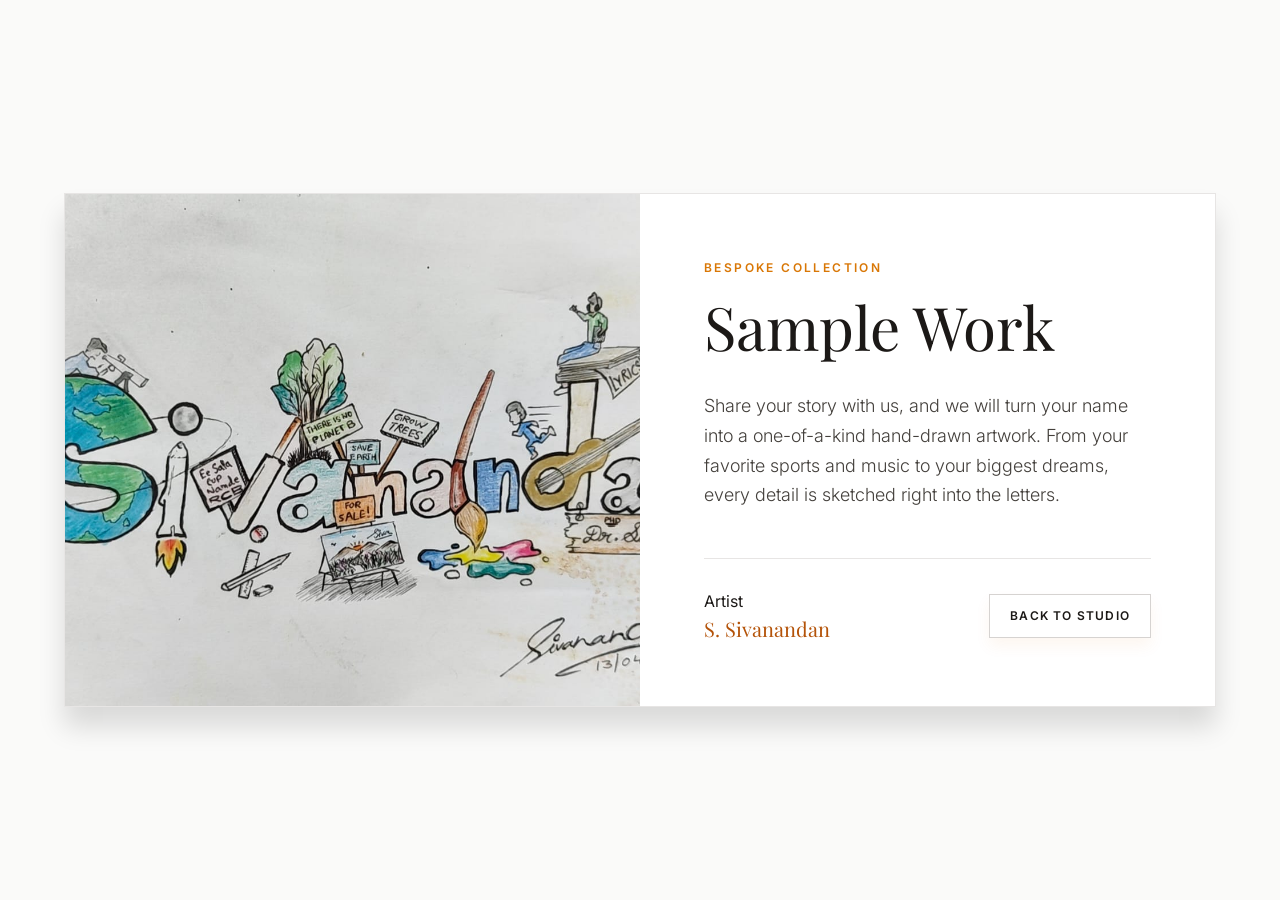
<file: artwork.html>
<!DOCTYPE html><html lang="en"><head><meta charset="UTF-8"><meta name="viewport" content="width=device-width,initial-scale=1"><title>Sample Work | Namachitra Studio</title><link rel="preconnect" href="https://fonts.googleapis.com"><link href="https://fonts.googleapis.com/css2?family=Inter:wght@300;400;500;600&family=Playfair+Display:wght@400;600&display=swap" rel="stylesheet"><link rel="stylesheet" href="/styles.css"></head><body class="artwork-page"><main class="artwork-detail"><div class="detail-image"><img src="/assets/sample-work.jpg" alt="Sample Work — hand-drawn illustrative name artwork"></div><div class="detail-copy"><span class="eyebrow">Bespoke Collection</span><h1>Sample Work</h1><p class="body-copy">Share your story with us, and we will turn your name into a one-of-a-kind hand-drawn artwork. From your favorite sports and music to your biggest dreams, every detail is sketched right into the letters.</p><div class="artist"><div><span class="role">Artist</span><p>S. Sivanandan</p></div><a class="button" href="/">Back to Studio</a></div></div></main></body></html>
</file>
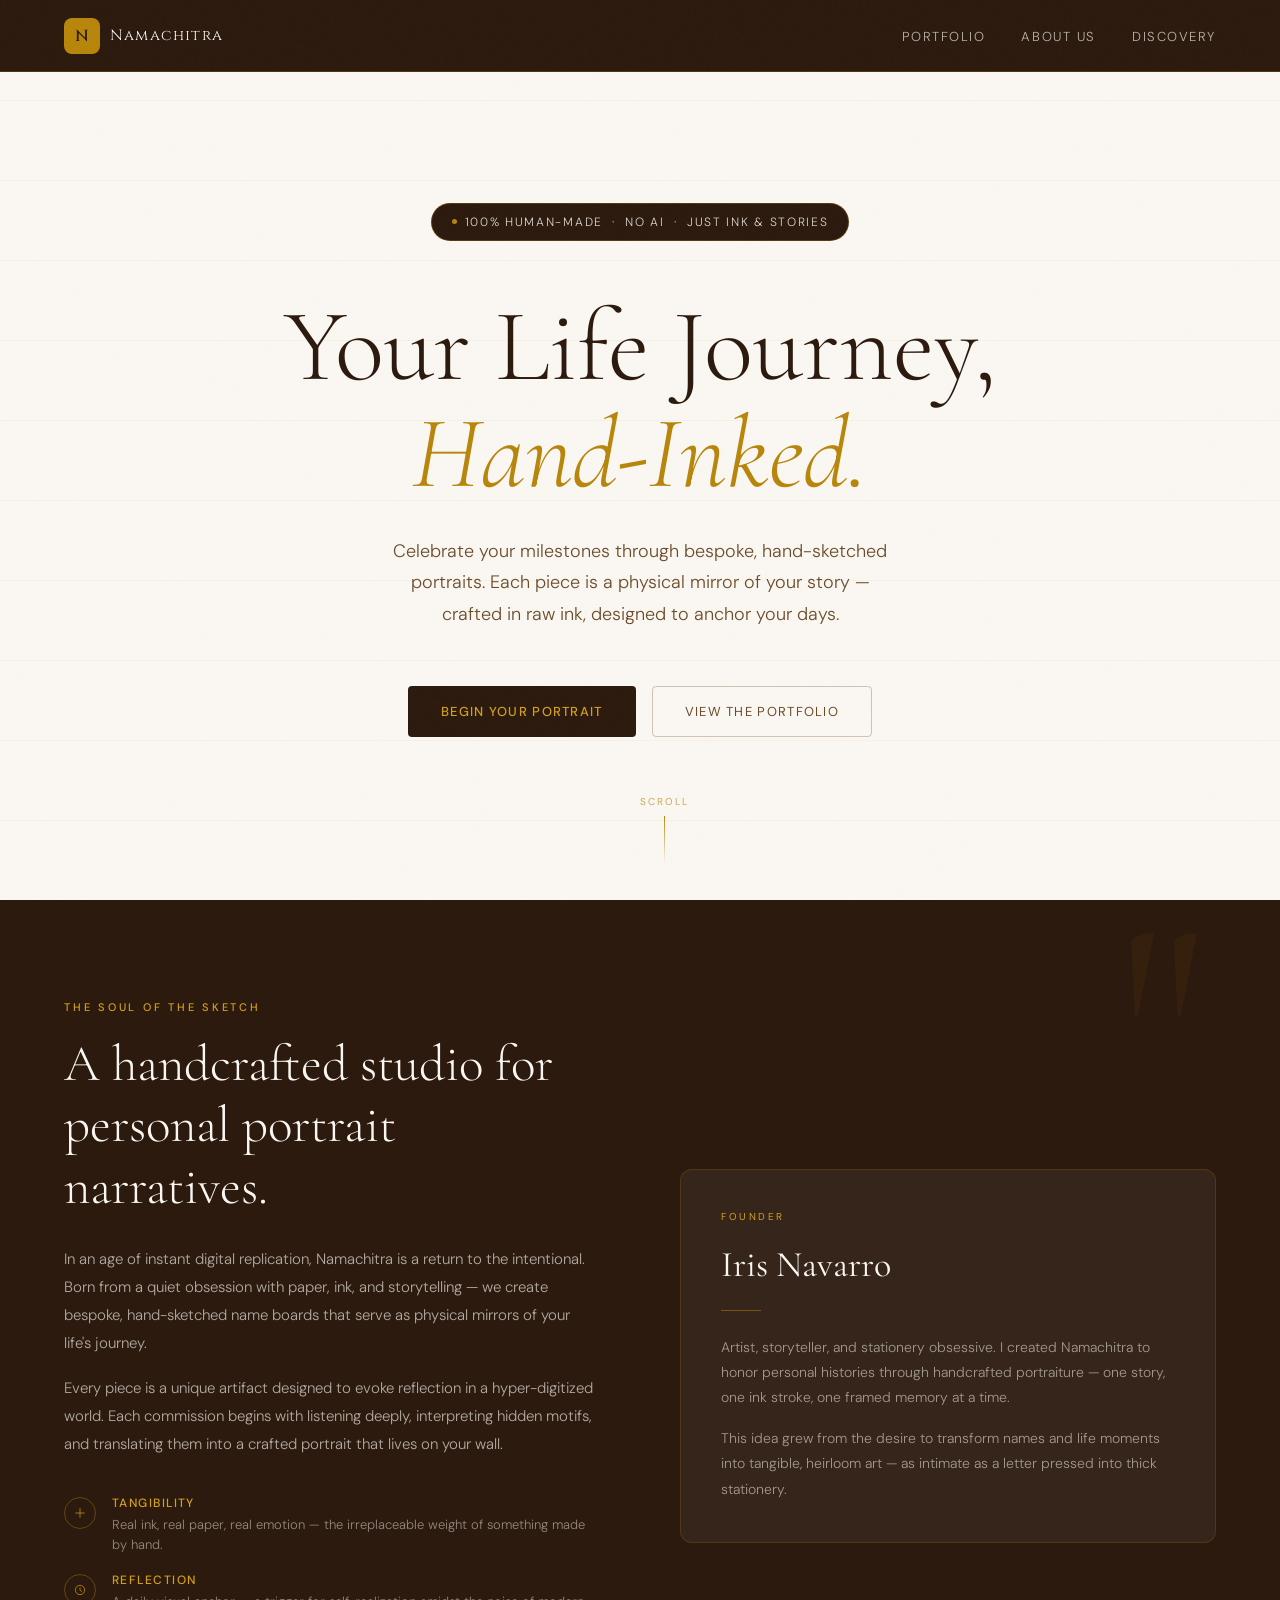
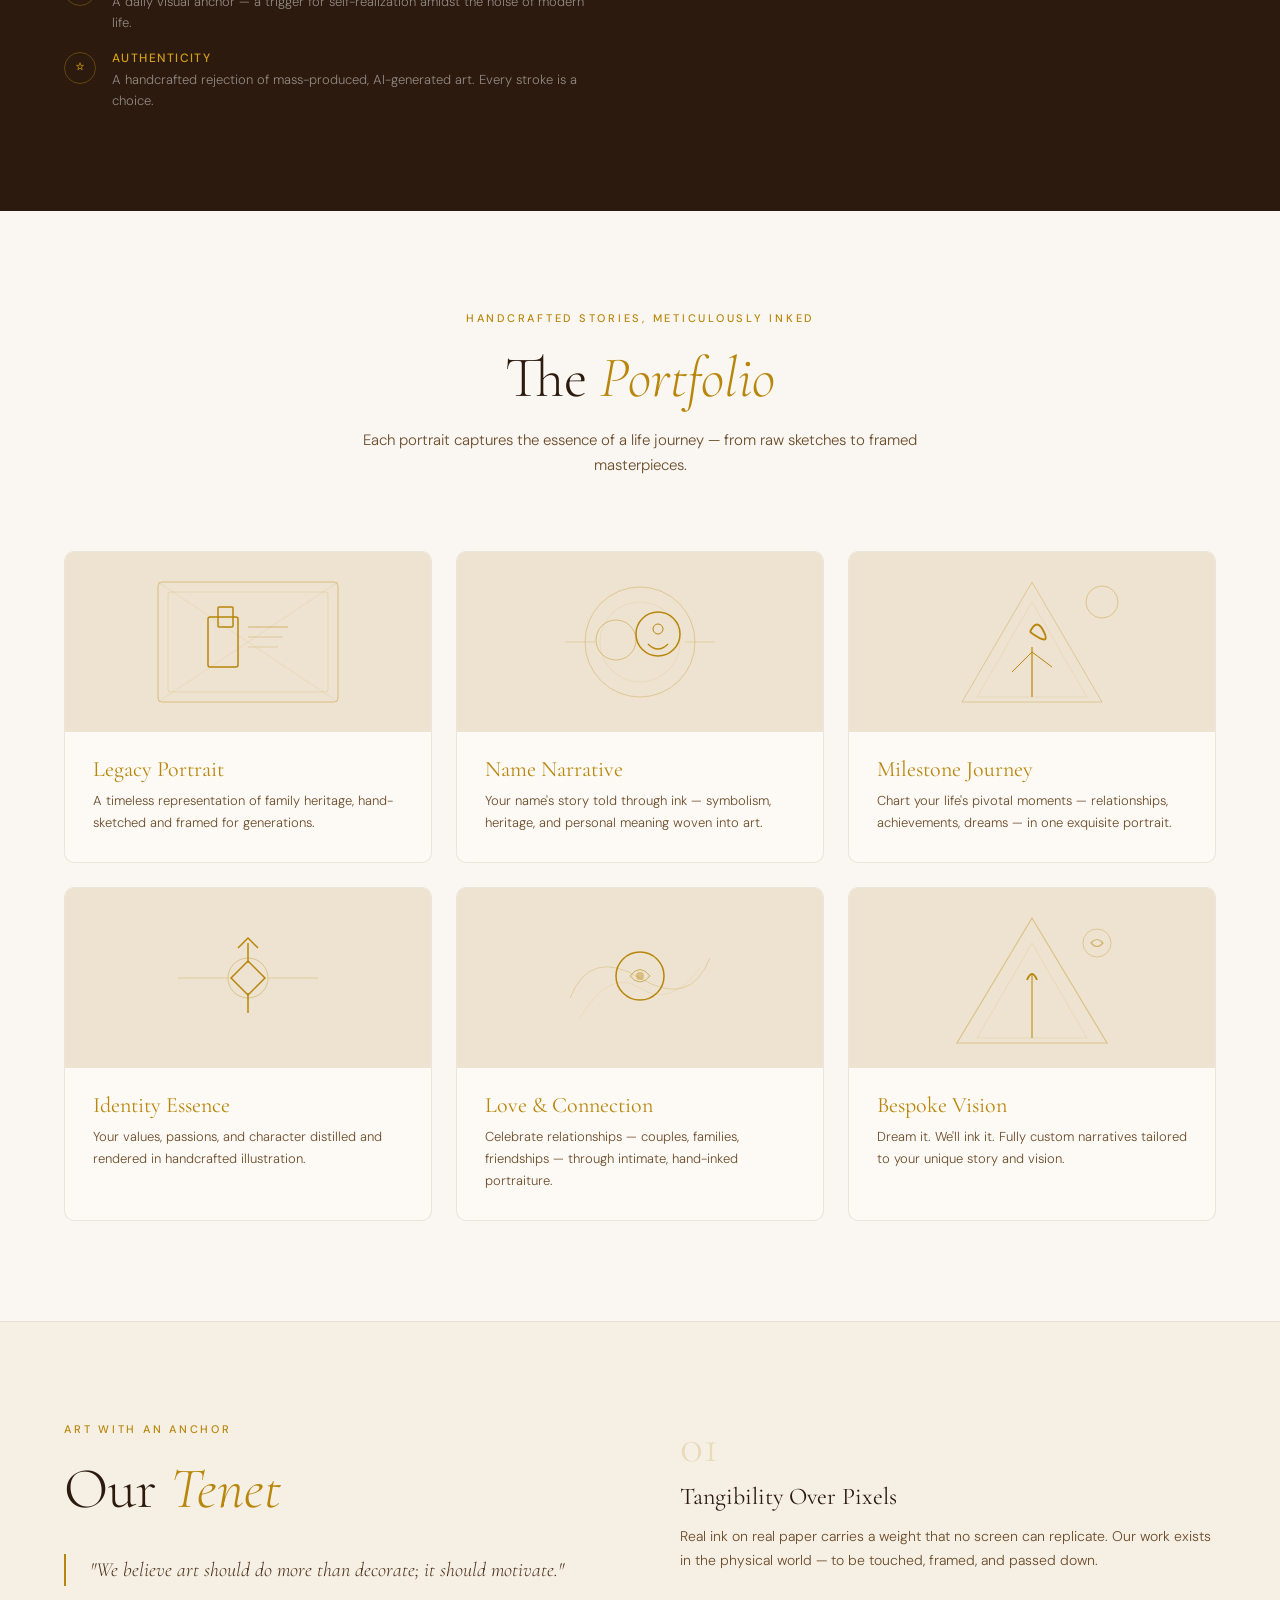
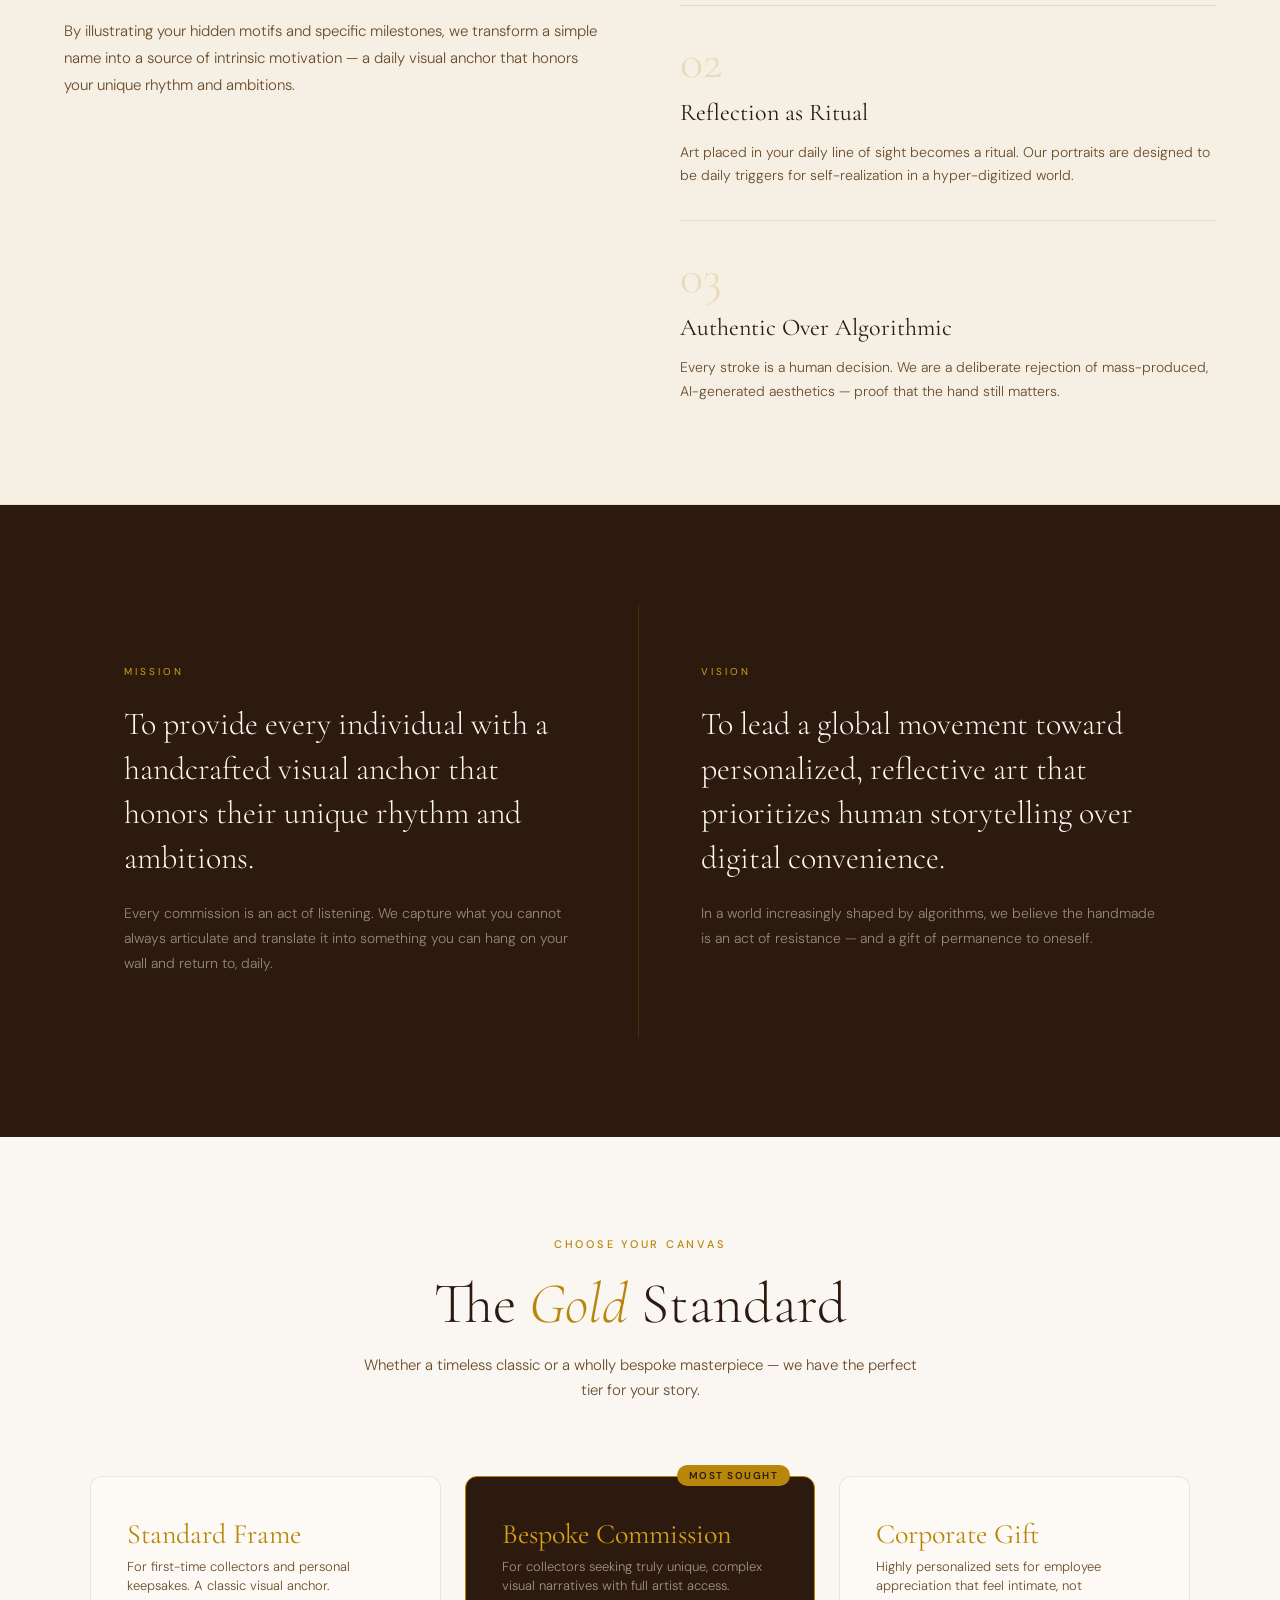
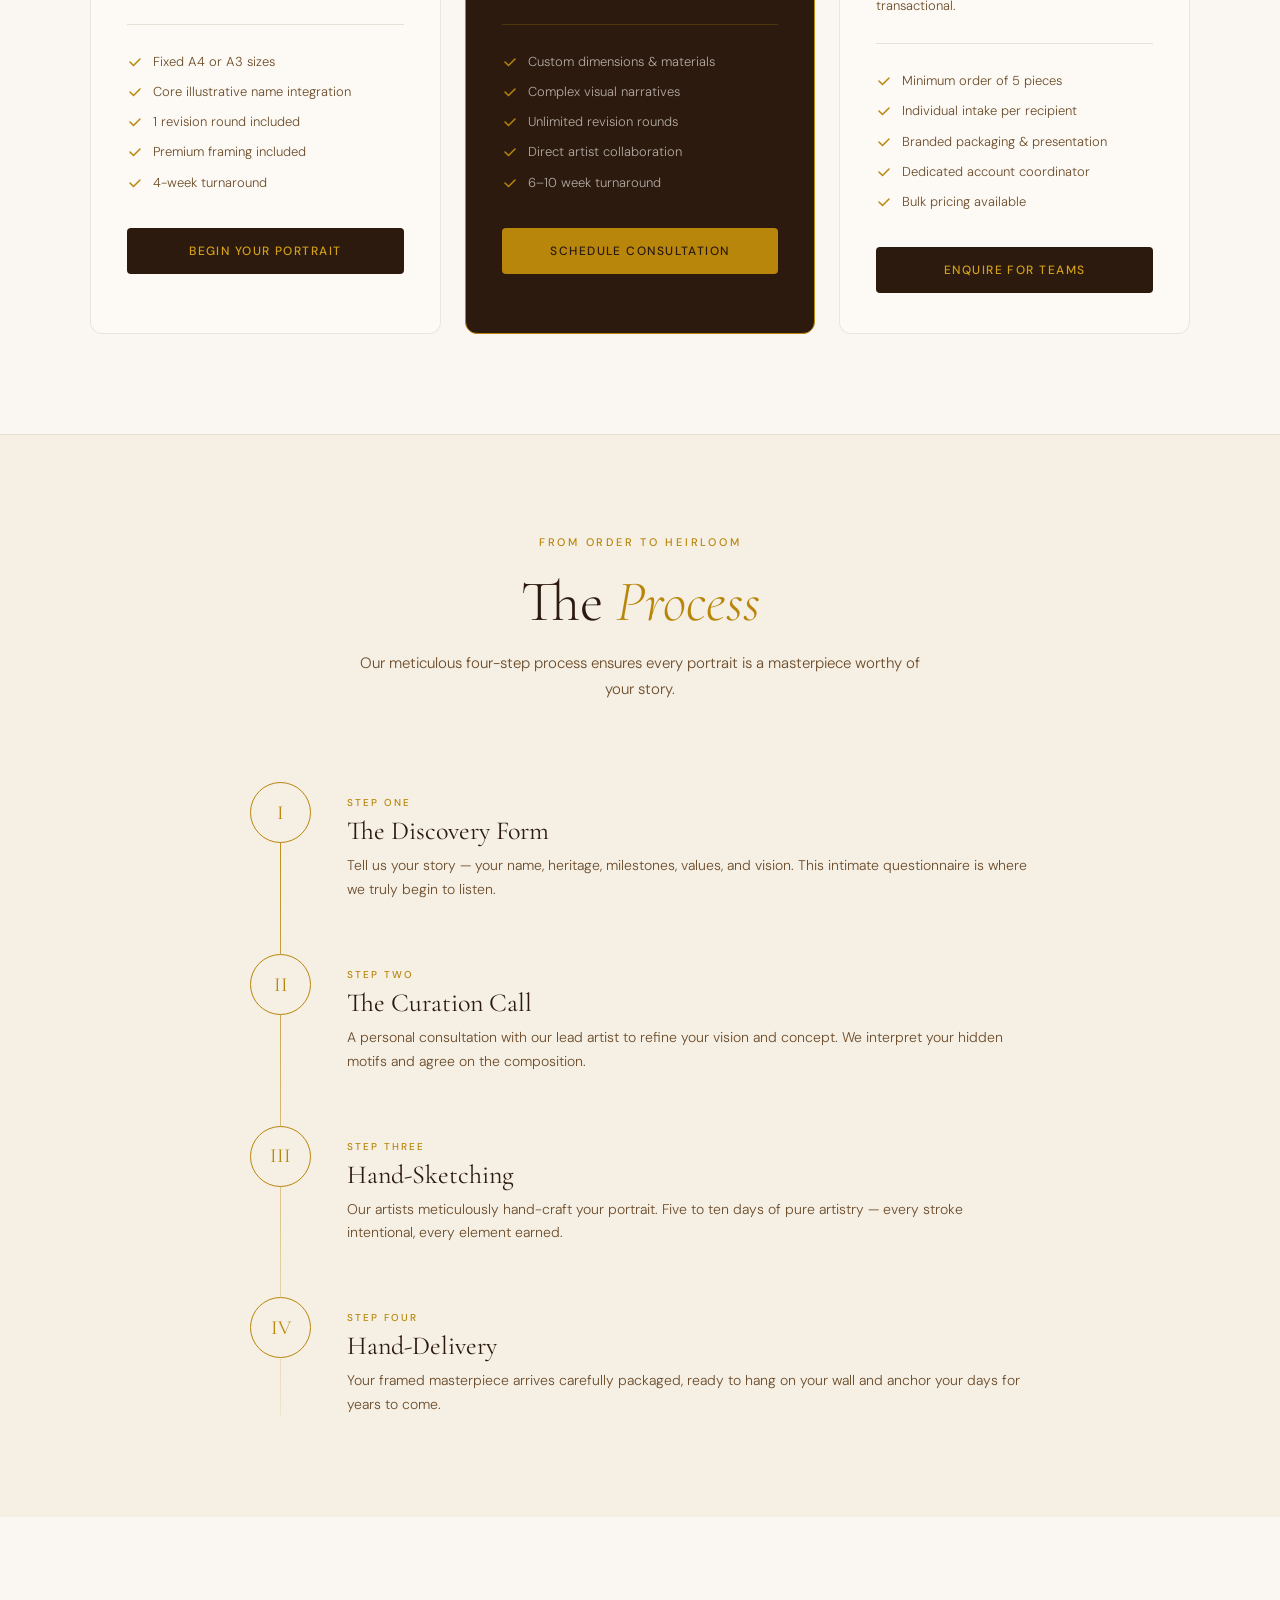
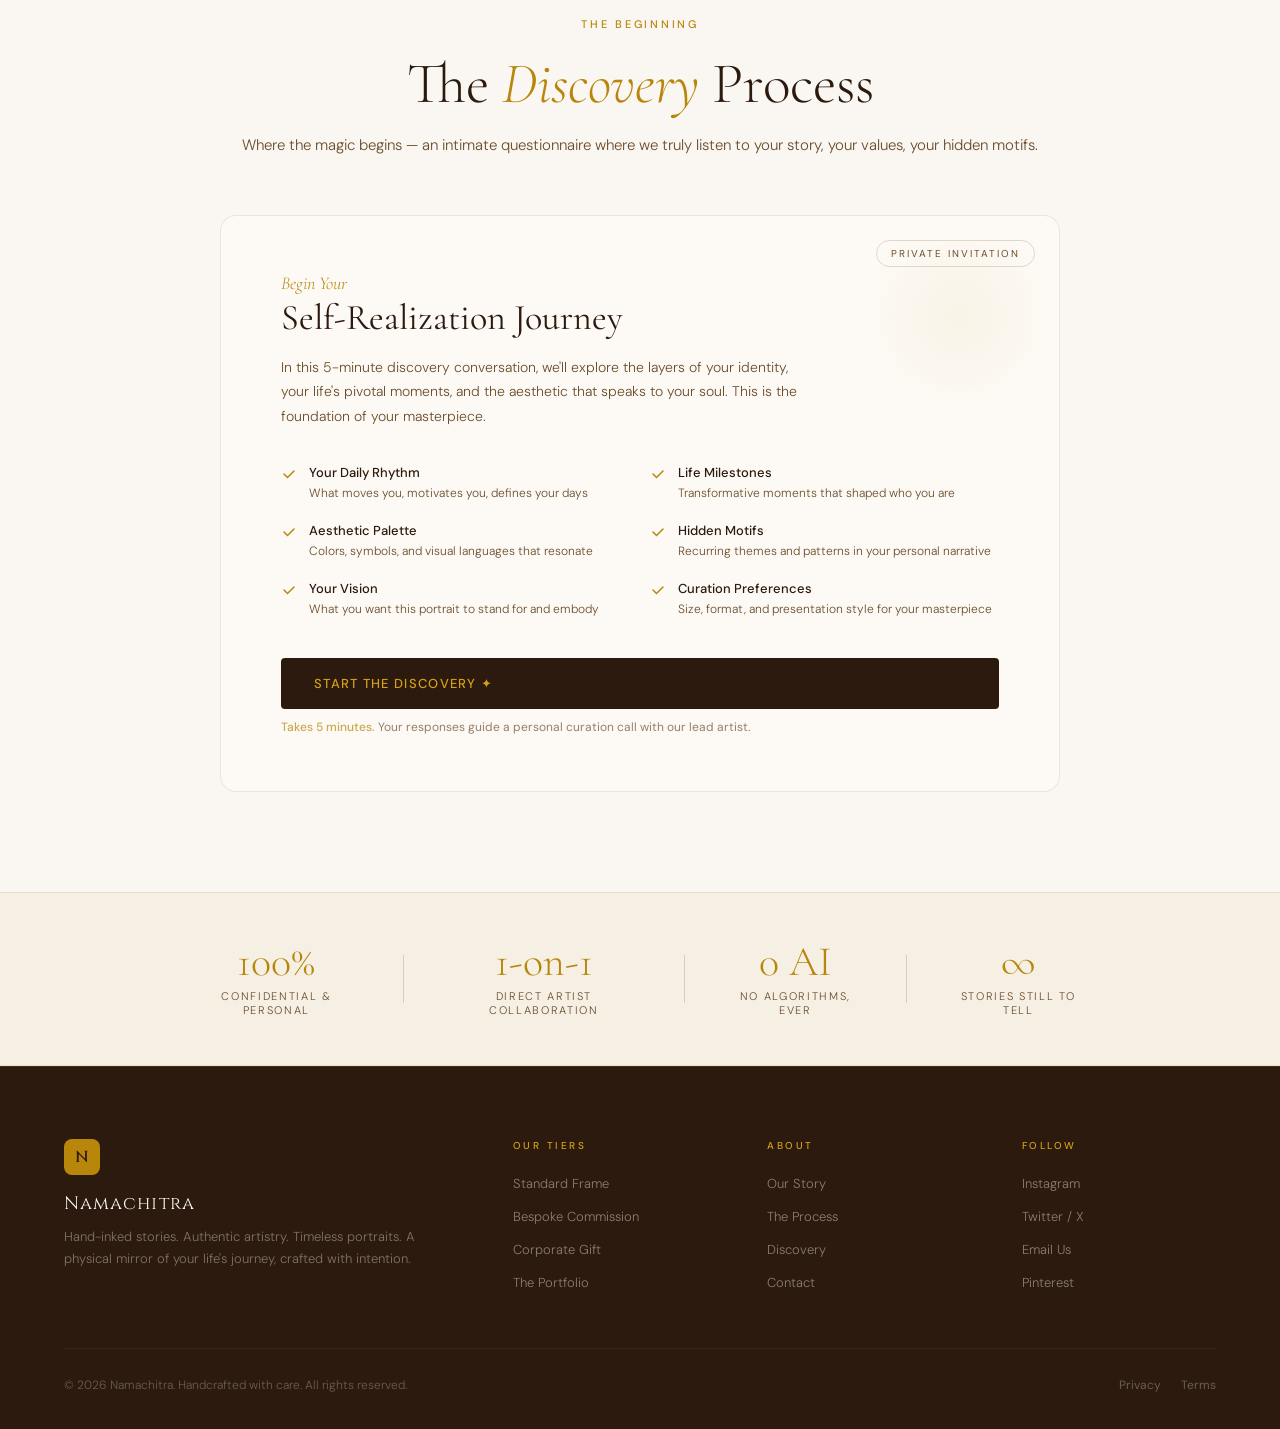
<file: namachitra.html>
<!DOCTYPE html>
<html lang="en">
<head>
<meta charset="UTF-8">
<meta name="viewport" content="width=device-width, initial-scale=1.0">
<title>Namachitra — Hand-Inked Portraits</title>
<link rel="preconnect" href="https://fonts.googleapis.com">
<link href="https://fonts.googleapis.com/css2?family=Cormorant+Garamond:ital,wght@0,300;0,400;0,600;1,300;1,400&family=DM+Sans:wght@300;400;500&family=Cinzel:wght@400;600&display=swap" rel="stylesheet">
<style>
  :root {
    --ink: #2C1A0E;
    --ink-mid: #4A2E1A;
    --parchment: #FAF7F2;
    --parchment-warm: #F5EFE4;
    --parchment-deep: #EDE3D0;
    --gold: #B8860B;
    --gold-light: #D4A017;
    --gold-bright: #C9940E;
    --sepia: #6B4C2A;
    --cream-card: #FDFAF5;
  }

  * { margin: 0; padding: 0; box-sizing: border-box; }

  html { scroll-behavior: smooth; }

  body {
    font-family: 'DM Sans', sans-serif;
    background: var(--parchment);
    color: var(--ink);
    overflow-x: hidden;
  }

  /* NOISE TEXTURE OVERLAY */
  body::before {
    content: '';
    position: fixed;
    inset: 0;
    background-image: url("data:image/svg+xml,%3Csvg viewBox='0 0 256 256' xmlns='http://www.w3.org/2000/svg'%3E%3Cfilter id='noise'%3E%3CfeTurbulence type='fractalNoise' baseFrequency='0.9' numOctaves='4' stitchTiles='stitch'/%3E%3C/filter%3E%3Crect width='100%25' height='100%25' filter='url(%23noise)' opacity='0.035'/%3E%3C/svg%3E");
    pointer-events: none;
    z-index: 1000;
    opacity: 0.4;
  }

  /* NAV */
  nav {
    position: fixed;
    top: 0; left: 0; right: 0;
    z-index: 100;
    display: flex;
    align-items: center;
    justify-content: space-between;
    padding: 0 5%;
    height: 72px;
    background: var(--ink);
    border-bottom: 1px solid rgba(184,134,11,0.25);
  }

  .nav-logo {
    display: flex;
    align-items: center;
    gap: 10px;
    text-decoration: none;
  }

  .nav-logo-mark {
    width: 36px; height: 36px;
    background: var(--gold);
    border-radius: 8px;
    display: flex;
    align-items: center;
    justify-content: center;
    font-family: 'Cinzel', serif;
    font-size: 16px;
    color: var(--ink);
    font-weight: 600;
  }

  .nav-logo-text {
    font-family: 'Cinzel', serif;
    font-size: 15px;
    color: #FAF7F2;
    letter-spacing: 0.08em;
  }

  .nav-links {
    display: flex;
    gap: 36px;
    list-style: none;
  }

  .nav-links a {
    font-size: 13px;
    letter-spacing: 0.12em;
    text-transform: uppercase;
    color: rgba(250,247,242,0.7);
    text-decoration: none;
    transition: color 0.3s;
    font-weight: 300;
  }

  .nav-links a:hover { color: var(--gold-light); }

  /* HERO */
  .hero {
    min-height: 100vh;
    display: flex;
    flex-direction: column;
    align-items: center;
    justify-content: center;
    padding: 120px 5% 80px;
    position: relative;
    text-align: center;
    overflow: hidden;
  }

  .hero-bg-lines {
    position: absolute;
    inset: 0;
    background-image:
      repeating-linear-gradient(0deg, transparent, transparent 79px, rgba(184,134,11,0.06) 79px, rgba(184,134,11,0.06) 80px);
    pointer-events: none;
  }

  .hero-badge {
    display: inline-flex;
    align-items: center;
    gap: 8px;
    background: var(--ink);
    color: rgba(250,247,242,0.85);
    font-size: 12px;
    letter-spacing: 0.14em;
    text-transform: uppercase;
    padding: 10px 20px;
    border-radius: 100px;
    margin-bottom: 52px;
    font-weight: 300;
    border: 1px solid rgba(184,134,11,0.3);
    animation: fadeUp 0.8s ease both;
  }

  .hero-badge-dot {
    width: 5px; height: 5px;
    background: var(--gold);
    border-radius: 50%;
  }

  .hero-headline {
    font-family: 'Cormorant Garamond', serif;
    font-size: clamp(52px, 8vw, 112px);
    font-weight: 300;
    line-height: 1.05;
    color: var(--ink);
    margin-bottom: 28px;
    animation: fadeUp 0.8s 0.15s ease both;
  }

  .hero-headline em {
    font-style: italic;
    color: var(--gold);
  }

  .hero-sub {
    font-size: clamp(15px, 1.8vw, 18px);
    color: var(--sepia);
    max-width: 520px;
    line-height: 1.75;
    font-weight: 300;
    margin-bottom: 56px;
    animation: fadeUp 0.8s 0.3s ease both;
  }

  .hero-actions {
    display: flex;
    gap: 16px;
    flex-wrap: wrap;
    justify-content: center;
    animation: fadeUp 0.8s 0.45s ease both;
  }

  .btn-primary {
    display: inline-flex;
    align-items: center;
    gap: 8px;
    background: var(--ink);
    color: var(--gold-light);
    font-size: 13px;
    letter-spacing: 0.1em;
    text-transform: uppercase;
    padding: 16px 32px;
    border-radius: 4px;
    text-decoration: none;
    font-weight: 500;
    transition: all 0.3s;
    border: 1px solid transparent;
  }

  .btn-primary:hover {
    background: var(--gold);
    color: var(--ink);
  }

  .btn-ghost {
    display: inline-flex;
    align-items: center;
    gap: 8px;
    background: transparent;
    color: var(--sepia);
    font-size: 13px;
    letter-spacing: 0.1em;
    text-transform: uppercase;
    padding: 16px 32px;
    border-radius: 4px;
    text-decoration: none;
    font-weight: 400;
    border: 1px solid rgba(107,76,42,0.3);
    transition: all 0.3s;
  }

  .btn-ghost:hover {
    border-color: var(--gold);
    color: var(--gold);
  }

  .hero-scroll-hint {
    position: absolute;
    bottom: 36px;
    left: 50%;
    transform: translateX(-50%);
    display: flex;
    flex-direction: column;
    align-items: center;
    gap: 8px;
    animation: fadeUp 0.8s 0.6s ease both;
  }

  .scroll-line {
    width: 1px;
    height: 48px;
    background: linear-gradient(to bottom, var(--gold), transparent);
    animation: scrollPulse 2s ease-in-out infinite;
  }

  .scroll-label {
    font-size: 10px;
    letter-spacing: 0.2em;
    text-transform: uppercase;
    color: var(--gold);
    opacity: 0.7;
  }

  /* ABOUT */
  .about {
    background: var(--ink);
    padding: 100px 5%;
    position: relative;
    overflow: hidden;
  }

  .about::before {
    content: '"';
    position: absolute;
    top: -20px;
    right: 6%;
    font-family: 'Cormorant Garamond', serif;
    font-size: 300px;
    color: rgba(184,134,11,0.06);
    line-height: 1;
    pointer-events: none;
  }

  .about-inner {
    max-width: 1200px;
    margin: 0 auto;
    display: grid;
    grid-template-columns: 1fr 1fr;
    gap: 80px;
    align-items: center;
  }

  .section-label {
    font-size: 11px;
    letter-spacing: 0.25em;
    text-transform: uppercase;
    color: var(--gold);
    margin-bottom: 20px;
    font-weight: 500;
  }

  .about .section-label { color: var(--gold-light); }

  .about-headline {
    font-family: 'Cormorant Garamond', serif;
    font-size: clamp(36px, 4vw, 56px);
    font-weight: 300;
    line-height: 1.2;
    color: #FAF7F2;
    margin-bottom: 28px;
  }

  .about-body {
    font-size: 15px;
    line-height: 1.85;
    color: rgba(250,247,242,0.65);
    font-weight: 300;
    margin-bottom: 18px;
  }

  .about-pillars {
    display: flex;
    flex-direction: column;
    gap: 16px;
    margin-top: 36px;
  }

  .pillar {
    display: flex;
    gap: 16px;
    align-items: flex-start;
  }

  .pillar-icon {
    width: 32px;
    height: 32px;
    border: 1px solid rgba(184,134,11,0.4);
    border-radius: 50%;
    display: flex;
    align-items: center;
    justify-content: center;
    flex-shrink: 0;
    margin-top: 2px;
  }

  .pillar-icon svg { width: 14px; height: 14px; }

  .pillar-title {
    font-size: 12px;
    letter-spacing: 0.12em;
    text-transform: uppercase;
    color: var(--gold-light);
    margin-bottom: 4px;
    font-weight: 500;
  }

  .pillar-desc {
    font-size: 13px;
    color: rgba(250,247,242,0.5);
    line-height: 1.6;
    font-weight: 300;
  }

  .about-founder-card {
    background: rgba(250,247,242,0.05);
    border: 1px solid rgba(184,134,11,0.2);
    border-radius: 12px;
    padding: 40px;
    position: relative;
  }

  .founder-tag {
    font-size: 10px;
    letter-spacing: 0.25em;
    text-transform: uppercase;
    color: var(--gold-light);
    margin-bottom: 20px;
    display: block;
  }

  .founder-name {
    font-family: 'Cormorant Garamond', serif;
    font-size: 36px;
    font-weight: 400;
    color: #FAF7F2;
    margin-bottom: 16px;
  }

  .founder-bio {
    font-size: 14px;
    line-height: 1.8;
    color: rgba(250,247,242,0.55);
    font-weight: 300;
  }

  .founder-rule {
    width: 40px;
    height: 1px;
    background: var(--gold);
    margin: 24px 0;
    opacity: 0.5;
  }

  /* PORTFOLIO */
  .portfolio {
    padding: 100px 5%;
    background: var(--parchment);
  }

  .portfolio-header {
    text-align: center;
    max-width: 600px;
    margin: 0 auto 72px;
  }

  .section-headline {
    font-family: 'Cormorant Garamond', serif;
    font-size: clamp(36px, 4.5vw, 60px);
    font-weight: 300;
    line-height: 1.15;
    color: var(--ink);
    margin-bottom: 16px;
  }

  .section-headline em { color: var(--gold); font-style: italic; }

  .section-sub {
    font-size: 15px;
    color: var(--sepia);
    line-height: 1.7;
    font-weight: 300;
  }

  .portfolio-grid {
    max-width: 1200px;
    margin: 0 auto;
    display: grid;
    grid-template-columns: repeat(3, 1fr);
    gap: 24px;
  }

  .portfolio-card {
    background: var(--cream-card);
    border: 1px solid rgba(107,76,42,0.12);
    border-radius: 10px;
    overflow: hidden;
    transition: transform 0.3s, box-shadow 0.3s;
    cursor: default;
  }

  .portfolio-card:hover {
    transform: translateY(-4px);
    box-shadow: 0 20px 48px rgba(44,26,14,0.1);
  }

  .portfolio-card-art {
    height: 180px;
    background: var(--parchment-deep);
    display: flex;
    align-items: center;
    justify-content: center;
    position: relative;
    overflow: hidden;
  }

  .card-svg {
    width: 100%;
    height: 100%;
  }

  .portfolio-card-body {
    padding: 24px 28px 28px;
  }

  .card-title {
    font-family: 'Cormorant Garamond', serif;
    font-size: 22px;
    font-weight: 400;
    color: var(--gold);
    margin-bottom: 8px;
  }

  .card-desc {
    font-size: 13px;
    line-height: 1.7;
    color: var(--sepia);
    font-weight: 300;
  }

  /* TENETS */
  .tenets {
    background: var(--parchment-warm);
    padding: 100px 5%;
    border-top: 1px solid rgba(107,76,42,0.1);
    border-bottom: 1px solid rgba(107,76,42,0.1);
  }

  .tenets-inner {
    max-width: 1200px;
    margin: 0 auto;
    display: grid;
    grid-template-columns: 1fr 1fr;
    gap: 80px;
    align-items: start;
  }

  .tenets-left .section-headline {
    margin-bottom: 24px;
  }

  .tenets-quote {
    font-family: 'Cormorant Garamond', serif;
    font-size: 20px;
    font-style: italic;
    color: var(--ink-mid);
    line-height: 1.6;
    border-left: 2px solid var(--gold);
    padding-left: 24px;
    margin: 32px 0;
    font-weight: 300;
  }

  .tenets-body {
    font-size: 15px;
    color: var(--sepia);
    line-height: 1.8;
    font-weight: 300;
  }

  .tenets-pillars {
    display: flex;
    flex-direction: column;
    gap: 32px;
  }

  .tenet-item {
    display: flex;
    flex-direction: column;
    gap: 8px;
    padding-bottom: 32px;
    border-bottom: 1px solid rgba(107,76,42,0.12);
  }

  .tenet-item:last-child {
    border-bottom: none;
    padding-bottom: 0;
  }

  .tenet-number {
    font-family: 'Cormorant Garamond', serif;
    font-size: 48px;
    font-weight: 300;
    color: rgba(184,134,11,0.2);
    line-height: 1;
    margin-bottom: 4px;
  }

  .tenet-title {
    font-family: 'Cormorant Garamond', serif;
    font-size: 24px;
    font-weight: 400;
    color: var(--ink);
    margin-bottom: 6px;
  }

  .tenet-desc {
    font-size: 14px;
    color: var(--sepia);
    line-height: 1.7;
    font-weight: 300;
  }

  /* VISION MISSION */
  .vision-mission {
    background: var(--ink);
    padding: 100px 5%;
  }

  .vm-inner {
    max-width: 1200px;
    margin: 0 auto;
    display: grid;
    grid-template-columns: 1fr 1fr;
    gap: 2px;
  }

  .vm-card {
    padding: 60px;
    position: relative;
  }

  .vm-card:first-child {
    border-right: 1px solid rgba(184,134,11,0.2);
  }

  .vm-type {
    font-size: 10px;
    letter-spacing: 0.3em;
    text-transform: uppercase;
    color: var(--gold-light);
    margin-bottom: 24px;
    display: block;
  }

  .vm-headline {
    font-family: 'Cormorant Garamond', serif;
    font-size: 32px;
    font-weight: 300;
    color: #FAF7F2;
    line-height: 1.4;
    margin-bottom: 20px;
  }

  .vm-body {
    font-size: 14px;
    color: rgba(250,247,242,0.5);
    line-height: 1.8;
    font-weight: 300;
  }

  /* TIERS / PRICING */
  .tiers {
    padding: 100px 5%;
    background: var(--parchment);
  }

  .tiers-header {
    text-align: center;
    max-width: 560px;
    margin: 0 auto 72px;
  }

  .tiers-grid {
    max-width: 1100px;
    margin: 0 auto;
    display: grid;
    grid-template-columns: repeat(3, 1fr);
    gap: 24px;
  }

  .tier-card {
    background: var(--cream-card);
    border: 1px solid rgba(107,76,42,0.12);
    border-radius: 12px;
    padding: 40px 36px;
    position: relative;
    transition: transform 0.3s, box-shadow 0.3s;
  }

  .tier-card:hover {
    transform: translateY(-4px);
    box-shadow: 0 20px 48px rgba(44,26,14,0.1);
  }

  .tier-card.featured {
    background: var(--ink);
    border-color: var(--gold);
  }

  .tier-badge {
    position: absolute;
    top: -12px;
    right: 24px;
    background: var(--gold);
    color: var(--ink);
    font-size: 10px;
    letter-spacing: 0.15em;
    text-transform: uppercase;
    padding: 4px 12px;
    border-radius: 100px;
    font-weight: 600;
  }

  .tier-name {
    font-family: 'Cormorant Garamond', serif;
    font-size: 28px;
    font-weight: 400;
    color: var(--gold);
    margin-bottom: 6px;
  }

  .tier-card.featured .tier-name { color: var(--gold-light); }

  .tier-tagline {
    font-size: 13px;
    color: var(--sepia);
    font-weight: 300;
    margin-bottom: 28px;
    line-height: 1.5;
  }

  .tier-card.featured .tier-tagline { color: rgba(250,247,242,0.55); }

  .tier-rule {
    height: 1px;
    background: rgba(107,76,42,0.15);
    margin-bottom: 28px;
  }

  .tier-card.featured .tier-rule { background: rgba(184,134,11,0.25); }

  .tier-features {
    list-style: none;
    display: flex;
    flex-direction: column;
    gap: 12px;
    margin-bottom: 36px;
  }

  .tier-features li {
    display: flex;
    gap: 10px;
    font-size: 13px;
    color: var(--sepia);
    font-weight: 300;
    line-height: 1.4;
  }

  .tier-card.featured .tier-features li { color: rgba(250,247,242,0.65); }

  .tier-check {
    width: 16px;
    height: 16px;
    flex-shrink: 0;
    color: var(--gold);
    margin-top: 1px;
  }

  .tier-cta {
    display: block;
    text-align: center;
    background: var(--ink);
    color: var(--gold-light);
    font-size: 12px;
    letter-spacing: 0.12em;
    text-transform: uppercase;
    padding: 14px 24px;
    border-radius: 4px;
    text-decoration: none;
    font-weight: 500;
    transition: all 0.3s;
    border: 1px solid transparent;
  }

  .tier-card:not(.featured) .tier-cta:hover {
    background: var(--gold);
    color: var(--ink);
  }

  .tier-card.featured .tier-cta {
    background: var(--gold);
    color: var(--ink);
  }

  .tier-card.featured .tier-cta:hover {
    background: var(--gold-light);
  }

  /* PROCESS */
  .process {
    background: var(--parchment-warm);
    padding: 100px 5%;
    border-top: 1px solid rgba(107,76,42,0.1);
  }

  .process-header {
    text-align: center;
    max-width: 560px;
    margin: 0 auto 80px;
  }

  .process-timeline {
    max-width: 780px;
    margin: 0 auto;
    position: relative;
  }

  .process-line {
    position: absolute;
    left: 30px;
    top: 0;
    bottom: 0;
    width: 1px;
    background: linear-gradient(to bottom, var(--gold), rgba(184,134,11,0.1));
  }

  .process-step {
    display: flex;
    gap: 36px;
    margin-bottom: 52px;
    position: relative;
  }

  .process-step:last-child { margin-bottom: 0; }

  .step-dot {
    width: 61px;
    height: 61px;
    flex-shrink: 0;
    background: var(--parchment-warm);
    border: 1px solid var(--gold);
    border-radius: 50%;
    display: flex;
    align-items: center;
    justify-content: center;
    position: relative;
    z-index: 1;
  }

  .step-number {
    font-family: 'Cormorant Garamond', serif;
    font-size: 20px;
    font-weight: 400;
    color: var(--gold);
  }

  .step-content {
    padding-top: 14px;
  }

  .step-label {
    font-size: 10px;
    letter-spacing: 0.2em;
    text-transform: uppercase;
    color: var(--gold);
    margin-bottom: 6px;
    font-weight: 500;
  }

  .step-title {
    font-family: 'Cormorant Garamond', serif;
    font-size: 26px;
    font-weight: 400;
    color: var(--ink);
    margin-bottom: 8px;
  }

  .step-desc {
    font-size: 14px;
    color: var(--sepia);
    line-height: 1.7;
    font-weight: 300;
  }

  /* DISCOVERY */
  .discovery {
    background: var(--parchment);
    padding: 100px 5%;
  }

  .discovery-inner {
    max-width: 840px;
    margin: 0 auto;
  }

  .discovery-header {
    text-align: center;
    margin-bottom: 56px;
  }

  .discovery-card {
    background: var(--cream-card);
    border: 1px solid rgba(107,76,42,0.12);
    border-radius: 16px;
    padding: 56px 60px;
    position: relative;
    overflow: hidden;
  }

  .discovery-card::after {
    content: '';
    position: absolute;
    top: 0; right: 0;
    width: 200px; height: 200px;
    background: radial-gradient(circle, rgba(184,134,11,0.06), transparent 70%);
    pointer-events: none;
  }

  .discovery-private {
    position: absolute;
    top: 24px; right: 24px;
    font-size: 10px;
    letter-spacing: 0.2em;
    text-transform: uppercase;
    color: var(--sepia);
    border: 1px solid rgba(107,76,42,0.2);
    padding: 6px 14px;
    border-radius: 100px;
  }

  .discovery-title {
    font-family: 'Cormorant Garamond', serif;
    margin-bottom: 8px;
  }

  .discovery-title span:first-child {
    font-size: 18px;
    font-weight: 300;
    font-style: italic;
    color: var(--gold);
    display: block;
    margin-bottom: 2px;
  }

  .discovery-title span:last-child {
    font-size: 36px;
    font-weight: 400;
    color: var(--ink);
    display: block;
  }

  .discovery-desc {
    font-size: 14px;
    color: var(--sepia);
    line-height: 1.75;
    font-weight: 300;
    margin-top: 16px;
    margin-bottom: 36px;
    max-width: 520px;
  }

  .discovery-grid {
    display: grid;
    grid-template-columns: 1fr 1fr;
    gap: 20px;
    margin-bottom: 40px;
  }

  .discovery-item {
    display: flex;
    gap: 12px;
    align-items: flex-start;
  }

  .discovery-check {
    color: var(--gold);
    flex-shrink: 0;
    margin-top: 2px;
  }

  .discovery-item-title {
    font-size: 13px;
    font-weight: 500;
    color: var(--ink);
    margin-bottom: 3px;
  }

  .discovery-item-desc {
    font-size: 12px;
    color: var(--sepia);
    line-height: 1.5;
    font-weight: 300;
  }

  .discovery-cta-wrap {
    display: flex;
    flex-direction: column;
    gap: 10px;
  }

  .discovery-note {
    font-size: 12px;
    color: var(--sepia);
    opacity: 0.7;
  }

  .discovery-note strong { color: var(--gold); font-weight: 500; }

  /* STATS STRIP */
  .stats-strip {
    background: var(--parchment-warm);
    padding: 48px 5%;
    border-top: 1px solid rgba(107,76,42,0.1);
    border-bottom: 1px solid rgba(107,76,42,0.1);
  }

  .stats-inner {
    max-width: 900px;
    margin: 0 auto;
    display: flex;
    justify-content: space-around;
    align-items: center;
    gap: 40px;
  }

  .stat-item {
    text-align: center;
  }

  .stat-value {
    font-family: 'Cormorant Garamond', serif;
    font-size: 42px;
    font-weight: 300;
    color: var(--gold);
    line-height: 1;
    margin-bottom: 6px;
  }

  .stat-label {
    font-size: 11px;
    letter-spacing: 0.15em;
    text-transform: uppercase;
    color: var(--sepia);
    font-weight: 300;
  }

  .stat-divider {
    width: 1px;
    height: 48px;
    background: rgba(107,76,42,0.2);
  }

  /* FOOTER */
  footer {
    background: var(--ink);
    padding: 72px 5% 36px;
    border-top: 1px solid rgba(184,134,11,0.2);
  }

  .footer-inner {
    max-width: 1200px;
    margin: 0 auto;
    display: grid;
    grid-template-columns: 2fr 1fr 1fr 1fr;
    gap: 60px;
    margin-bottom: 56px;
  }

  .footer-brand-name {
    font-family: 'Cinzel', serif;
    font-size: 18px;
    color: #FAF7F2;
    margin: 16px 0 10px;
    letter-spacing: 0.06em;
  }

  .footer-brand-desc {
    font-size: 13px;
    color: rgba(250,247,242,0.4);
    line-height: 1.7;
    font-weight: 300;
  }

  .footer-col-title {
    font-size: 10px;
    letter-spacing: 0.25em;
    text-transform: uppercase;
    color: var(--gold-light);
    margin-bottom: 20px;
    font-weight: 500;
  }

  .footer-links {
    list-style: none;
    display: flex;
    flex-direction: column;
    gap: 12px;
  }

  .footer-links a {
    font-size: 13px;
    color: rgba(250,247,242,0.45);
    text-decoration: none;
    font-weight: 300;
    transition: color 0.3s;
  }

  .footer-links a:hover { color: var(--gold-light); }

  .footer-bottom {
    max-width: 1200px;
    margin: 0 auto;
    display: flex;
    justify-content: space-between;
    align-items: center;
    padding-top: 28px;
    border-top: 1px solid rgba(184,134,11,0.12);
  }

  .footer-copy {
    font-size: 12px;
    color: rgba(250,247,242,0.3);
    font-weight: 300;
  }

  .footer-legal {
    display: flex;
    gap: 20px;
  }

  .footer-legal a {
    font-size: 12px;
    color: rgba(250,247,242,0.3);
    text-decoration: none;
    transition: color 0.3s;
  }

  .footer-legal a:hover { color: var(--gold-light); }

  /* ANIMATIONS */
  @keyframes fadeUp {
    from { opacity: 0; transform: translateY(24px); }
    to { opacity: 1; transform: translateY(0); }
  }

  @keyframes scrollPulse {
    0%, 100% { opacity: 0.5; transform: scaleY(1); }
    50% { opacity: 1; transform: scaleY(1.15); }
  }

  /* RESPONSIVE */
  @media (max-width: 900px) {
    .about-inner, .tenets-inner, .vm-inner, .tiers-grid { grid-template-columns: 1fr; }
    .portfolio-grid { grid-template-columns: 1fr 1fr; }
    .footer-inner { grid-template-columns: 1fr 1fr; }
    .discovery-grid { grid-template-columns: 1fr; }
    .vm-card:first-child { border-right: none; border-bottom: 1px solid rgba(184,134,11,0.2); }
    .discovery-card { padding: 36px 28px; }
    .stats-inner { flex-wrap: wrap; }
    .stat-divider { display: none; }
  }

  @media (max-width: 600px) {
    .portfolio-grid { grid-template-columns: 1fr; }
    .footer-inner { grid-template-columns: 1fr; }
    .nav-links { display: none; }
    .vm-card { padding: 40px 24px; }
    .hero-actions { flex-direction: column; align-items: center; }
  }
</style>
</head>
<body>

<!-- NAV -->
<nav>
  <a href="#" class="nav-logo">
    <div class="nav-logo-mark">N</div>
    <span class="nav-logo-text">Namachitra</span>
  </a>
  <ul class="nav-links">
    <li><a href="#portfolio">Portfolio</a></li>
    <li><a href="#about">About Us</a></li>
    <li><a href="#discovery">Discovery</a></li>
  </ul>
</nav>

<!-- HERO -->
<section class="hero">
  <div class="hero-bg-lines"></div>

  <div class="hero-badge">
    <div class="hero-badge-dot"></div>
    100% Human-Made &nbsp;·&nbsp; No AI &nbsp;·&nbsp; Just Ink & Stories
  </div>

  <h1 class="hero-headline">
    Your Life Journey,<br>
    <em>Hand-Inked.</em>
  </h1>

  <p class="hero-sub">
    Celebrate your milestones through bespoke, hand-sketched portraits. Each piece is a physical mirror of your story — crafted in raw ink, designed to anchor your days.
  </p>

  <div class="hero-actions">
    <a href="https://forms.gle/bvq7mU6RpFkJmYbW9" class="btn-primary" target="_blank">
      Begin Your Portrait
    </a>
    <a href="#portfolio" class="btn-ghost">View The Portfolio</a>
  </div>

  <div class="hero-scroll-hint">
    <span class="scroll-label">Scroll</span>
    <div class="scroll-line"></div>
  </div>
</section>

<!-- ABOUT -->
<section class="about" id="about">
  <div class="about-inner">
    <div class="about-left">
      <p class="section-label">The Soul of the Sketch</p>
      <h2 class="about-headline">A handcrafted studio for personal portrait narratives.</h2>
      <p class="about-body">In an age of instant digital replication, Namachitra is a return to the intentional. Born from a quiet obsession with paper, ink, and storytelling — we create bespoke, hand-sketched name boards that serve as physical mirrors of your life's journey.</p>
      <p class="about-body">Every piece is a unique artifact designed to evoke reflection in a hyper-digitized world. Each commission begins with listening deeply, interpreting hidden motifs, and translating them into a crafted portrait that lives on your wall.</p>

      <div class="about-pillars">
        <div class="pillar">
          <div class="pillar-icon">
            <svg viewBox="0 0 24 24" fill="none" stroke="#B8860B" stroke-width="1.5"><path d="M12 20V4M4 12h16"/></svg>
          </div>
          <div>
            <div class="pillar-title">Tangibility</div>
            <div class="pillar-desc">Real ink, real paper, real emotion — the irreplaceable weight of something made by hand.</div>
          </div>
        </div>
        <div class="pillar">
          <div class="pillar-icon">
            <svg viewBox="0 0 24 24" fill="none" stroke="#B8860B" stroke-width="1.5"><circle cx="12" cy="12" r="8"/><path d="M12 8v4l3 3"/></svg>
          </div>
          <div>
            <div class="pillar-title">Reflection</div>
            <div class="pillar-desc">A daily visual anchor — a trigger for self-realization amidst the noise of modern life.</div>
          </div>
        </div>
        <div class="pillar">
          <div class="pillar-icon">
            <svg viewBox="0 0 24 24" fill="none" stroke="#B8860B" stroke-width="1.5"><path d="M12 3l1.5 4.5H18l-3.75 2.7 1.5 4.8L12 12.3l-3.75 2.7 1.5-4.8L6 7.5h4.5z"/></svg>
          </div>
          <div>
            <div class="pillar-title">Authenticity</div>
            <div class="pillar-desc">A handcrafted rejection of mass-produced, AI-generated art. Every stroke is a choice.</div>
          </div>
        </div>
      </div>
    </div>

    <div class="about-founder-card">
      <span class="founder-tag">Founder</span>
      <div class="founder-name">Iris Navarro</div>
      <div class="founder-rule"></div>
      <p class="founder-bio">Artist, storyteller, and stationery obsessive. I created Namachitra to honor personal histories through handcrafted portraiture — one story, one ink stroke, one framed memory at a time.</p>
      <p class="founder-bio" style="margin-top:16px;">This idea grew from the desire to transform names and life moments into tangible, heirloom art — as intimate as a letter pressed into thick stationery.</p>
    </div>
  </div>
</section>

<!-- PORTFOLIO -->
<section class="portfolio" id="portfolio">
  <div class="portfolio-header">
    <p class="section-label">Handcrafted Stories, Meticulously Inked</p>
    <h2 class="section-headline">The <em>Portfolio</em></h2>
    <p class="section-sub">Each portrait captures the essence of a life journey — from raw sketches to framed masterpieces.</p>
  </div>

  <div class="portfolio-grid">

    <div class="portfolio-card">
      <div class="portfolio-card-art">
        <svg class="card-svg" viewBox="0 0 300 180" xmlns="http://www.w3.org/2000/svg">
          <rect width="300" height="180" fill="#EDE3D0"/>
          <rect x="60" y="30" width="180" height="120" rx="4" fill="none" stroke="#B8860B" stroke-width="1" opacity="0.4"/>
          <rect x="70" y="40" width="160" height="100" rx="2" fill="none" stroke="#B8860B" stroke-width="0.5" opacity="0.3"/>
          <line x1="60" y1="30" x2="240" y2="150" stroke="#B8860B" stroke-width="0.5" opacity="0.2"/>
          <line x1="240" y1="30" x2="60" y2="150" stroke="#B8860B" stroke-width="0.5" opacity="0.2"/>
          <rect x="110" y="65" width="30" height="50" rx="2" fill="none" stroke="#B8860B" stroke-width="1.5"/>
          <rect x="120" y="55" width="15" height="20" rx="1" fill="none" stroke="#B8860B" stroke-width="1.5"/>
          <line x1="150" y1="75" x2="190" y2="75" stroke="#B8860B" stroke-width="1" opacity="0.5"/>
          <line x1="150" y1="85" x2="185" y2="85" stroke="#B8860B" stroke-width="0.7" opacity="0.4"/>
          <line x1="150" y1="95" x2="180" y2="95" stroke="#B8860B" stroke-width="0.7" opacity="0.3"/>
        </svg>
      </div>
      <div class="portfolio-card-body">
        <div class="card-title">Legacy Portrait</div>
        <p class="card-desc">A timeless representation of family heritage, hand-sketched and framed for generations.</p>
      </div>
    </div>

    <div class="portfolio-card">
      <div class="portfolio-card-art">
        <svg class="card-svg" viewBox="0 0 300 180" xmlns="http://www.w3.org/2000/svg">
          <rect width="300" height="180" fill="#EDE3D0"/>
          <circle cx="150" cy="90" r="55" fill="none" stroke="#B8860B" stroke-width="1" opacity="0.3"/>
          <circle cx="150" cy="90" r="40" fill="none" stroke="#B8860B" stroke-width="0.5" opacity="0.2"/>
          <circle cx="168" cy="82" r="22" fill="none" stroke="#B8860B" stroke-width="1.5"/>
          <circle cx="168" cy="77" r="5" fill="none" stroke="#B8860B" stroke-width="1"/>
          <path d="M 158 92 Q 168 102 178 92" fill="none" stroke="#B8860B" stroke-width="1.2"/>
          <circle cx="126" cy="88" r="20" fill="none" stroke="#B8860B" stroke-width="1" opacity="0.4"/>
          <line x1="75" y1="90" x2="105" y2="90" stroke="#B8860B" stroke-width="0.7" opacity="0.3"/>
          <line x1="195" y1="90" x2="225" y2="90" stroke="#B8860B" stroke-width="0.7" opacity="0.3"/>
        </svg>
      </div>
      <div class="portfolio-card-body">
        <div class="card-title">Name Narrative</div>
        <p class="card-desc">Your name's story told through ink — symbolism, heritage, and personal meaning woven into art.</p>
      </div>
    </div>

    <div class="portfolio-card">
      <div class="portfolio-card-art">
        <svg class="card-svg" viewBox="0 0 300 180" xmlns="http://www.w3.org/2000/svg">
          <rect width="300" height="180" fill="#EDE3D0"/>
          <polygon points="150,30 220,150 80,150" fill="none" stroke="#B8860B" stroke-width="1" opacity="0.3"/>
          <polygon points="150,50 205,145 95,145" fill="none" stroke="#B8860B" stroke-width="0.5" opacity="0.2"/>
          <path d="M 148 80 Q 155 65 162 80 Q 169 95 148 80" fill="none" stroke="#B8860B" stroke-width="1.8"/>
          <line x1="150" y1="95" x2="150" y2="145" stroke="#B8860B" stroke-width="1.2"/>
          <line x1="130" y1="120" x2="150" y2="100" stroke="#B8860B" stroke-width="1"/>
          <line x1="170" y1="115" x2="150" y2="100" stroke="#B8860B" stroke-width="1"/>
          <circle cx="220" cy="50" r="16" fill="none" stroke="#B8860B" stroke-width="1" opacity="0.35"/>
        </svg>
      </div>
      <div class="portfolio-card-body">
        <div class="card-title">Milestone Journey</div>
        <p class="card-desc">Chart your life's pivotal moments — relationships, achievements, dreams — in one exquisite portrait.</p>
      </div>
    </div>

    <div class="portfolio-card">
      <div class="portfolio-card-art">
        <svg class="card-svg" viewBox="0 0 300 180" xmlns="http://www.w3.org/2000/svg">
          <rect width="300" height="180" fill="#EDE3D0"/>
          <line x1="80" y1="90" x2="130" y2="90" stroke="#B8860B" stroke-width="0.7" opacity="0.35"/>
          <line x1="170" y1="90" x2="220" y2="90" stroke="#B8860B" stroke-width="0.7" opacity="0.35"/>
          <circle cx="150" cy="90" r="20" fill="none" stroke="#B8860B" stroke-width="1" opacity="0.35"/>
          <path d="M 138 78 L 162 78 L 162 102 L 138 102 Z" fill="none" stroke="#B8860B" stroke-width="1.5" transform="rotate(45,150,90)"/>
          <line x1="150" y1="55" x2="150" y2="75" stroke="#B8860B" stroke-width="1.5"/>
          <line x1="150" y1="105" x2="150" y2="125" stroke="#B8860B" stroke-width="1.5"/>
          <polyline points="140,60 150,50 160,60" fill="none" stroke="#B8860B" stroke-width="1.5"/>
        </svg>
      </div>
      <div class="portfolio-card-body">
        <div class="card-title">Identity Essence</div>
        <p class="card-desc">Your values, passions, and character distilled and rendered in handcrafted illustration.</p>
      </div>
    </div>

    <div class="portfolio-card">
      <div class="portfolio-card-art">
        <svg class="card-svg" viewBox="0 0 300 180" xmlns="http://www.w3.org/2000/svg">
          <rect width="300" height="180" fill="#EDE3D0"/>
          <path d="M 80 110 Q 100 60 150 90 Q 200 120 220 70" fill="none" stroke="#B8860B" stroke-width="0.8" opacity="0.3"/>
          <path d="M 90 130 Q 120 80 150 100 Q 180 120 210 80" fill="none" stroke="#B8860B" stroke-width="0.5" opacity="0.2"/>
          <circle cx="150" cy="88" r="24" fill="none" stroke="#B8860B" stroke-width="1.5"/>
          <path d="M 140 88 Q 150 75 160 88 Q 150 100 140 88Z" fill="none" stroke="#B8860B" stroke-width="1" opacity="0.6"/>
          <circle cx="150" cy="88" r="4" fill="#B8860B" opacity="0.4"/>
        </svg>
      </div>
      <div class="portfolio-card-body">
        <div class="card-title">Love & Connection</div>
        <p class="card-desc">Celebrate relationships — couples, families, friendships — through intimate, hand-inked portraiture.</p>
      </div>
    </div>

    <div class="portfolio-card">
      <div class="portfolio-card-art">
        <svg class="card-svg" viewBox="0 0 300 180" xmlns="http://www.w3.org/2000/svg">
          <rect width="300" height="180" fill="#EDE3D0"/>
          <polygon points="150,30 225,155 75,155" fill="none" stroke="#B8860B" stroke-width="1.2" opacity="0.35"/>
          <polygon points="150,55 205,150 95,150" fill="none" stroke="#B8860B" stroke-width="0.6" opacity="0.2"/>
          <line x1="150" y1="85" x2="150" y2="150" stroke="#B8860B" stroke-width="1"/>
          <path d="M 145 92 Q 150 80 155 92" fill="none" stroke="#B8860B" stroke-width="1.8"/>
          <circle cx="215" cy="55" r="14" fill="none" stroke="#B8860B" stroke-width="1" opacity="0.3"/>
          <path d="M 209 55 Q 215 48 221 55 Q 215 62 209 55Z" fill="none" stroke="#B8860B" stroke-width="1.2" opacity="0.5"/>
        </svg>
      </div>
      <div class="portfolio-card-body">
        <div class="card-title">Bespoke Vision</div>
        <p class="card-desc">Dream it. We'll ink it. Fully custom narratives tailored to your unique story and vision.</p>
      </div>
    </div>

  </div>
</section>

<!-- TENETS -->
<section class="tenets">
  <div class="tenets-inner">
    <div class="tenets-left">
      <p class="section-label">Art with an Anchor</p>
      <h2 class="section-headline">Our <em>Tenet</em></h2>
      <div class="tenets-quote">
        "We believe art should do more than decorate; it should motivate."
      </div>
      <p class="tenets-body">By illustrating your hidden motifs and specific milestones, we transform a simple name into a source of intrinsic motivation — a daily visual anchor that honors your unique rhythm and ambitions.</p>
    </div>

    <div class="tenets-pillars">
      <div class="tenet-item">
        <div class="tenet-number">01</div>
        <div class="tenet-title">Tangibility Over Pixels</div>
        <p class="tenet-desc">Real ink on real paper carries a weight that no screen can replicate. Our work exists in the physical world — to be touched, framed, and passed down.</p>
      </div>
      <div class="tenet-item">
        <div class="tenet-number">02</div>
        <div class="tenet-title">Reflection as Ritual</div>
        <p class="tenet-desc">Art placed in your daily line of sight becomes a ritual. Our portraits are designed to be daily triggers for self-realization in a hyper-digitized world.</p>
      </div>
      <div class="tenet-item">
        <div class="tenet-number">03</div>
        <div class="tenet-title">Authentic Over Algorithmic</div>
        <p class="tenet-desc">Every stroke is a human decision. We are a deliberate rejection of mass-produced, AI-generated aesthetics — proof that the hand still matters.</p>
      </div>
    </div>
  </div>
</section>

<!-- VISION & MISSION -->
<section class="vision-mission">
  <div class="vm-inner">
    <div class="vm-card">
      <span class="vm-type">Mission</span>
      <h3 class="vm-headline">To provide every individual with a handcrafted visual anchor that honors their unique rhythm and ambitions.</h3>
      <p class="vm-body">Every commission is an act of listening. We capture what you cannot always articulate and translate it into something you can hang on your wall and return to, daily.</p>
    </div>
    <div class="vm-card">
      <span class="vm-type">Vision</span>
      <h3 class="vm-headline">To lead a global movement toward personalized, reflective art that prioritizes human storytelling over digital convenience.</h3>
      <p class="vm-body">In a world increasingly shaped by algorithms, we believe the handmade is an act of resistance — and a gift of permanence to oneself.</p>
    </div>
  </div>
</section>

<!-- TIERS -->
<section class="tiers">
  <div class="tiers-header">
    <p class="section-label">Choose Your Canvas</p>
    <h2 class="section-headline">The <em>Gold</em> Standard</h2>
    <p class="section-sub">Whether a timeless classic or a wholly bespoke masterpiece — we have the perfect tier for your story.</p>
  </div>

  <div class="tiers-grid">
    <div class="tier-card">
      <div class="tier-name">Standard Frame</div>
      <div class="tier-tagline">For first-time collectors and personal keepsakes. A classic visual anchor.</div>
      <div class="tier-rule"></div>
      <ul class="tier-features">
        <li>
          <svg class="tier-check" viewBox="0 0 16 16" fill="none"><path d="M3 8l3.5 3.5L13 5" stroke="#B8860B" stroke-width="1.5" stroke-linecap="round"/></svg>
          Fixed A4 or A3 sizes
        </li>
        <li>
          <svg class="tier-check" viewBox="0 0 16 16" fill="none"><path d="M3 8l3.5 3.5L13 5" stroke="#B8860B" stroke-width="1.5" stroke-linecap="round"/></svg>
          Core illustrative name integration
        </li>
        <li>
          <svg class="tier-check" viewBox="0 0 16 16" fill="none"><path d="M3 8l3.5 3.5L13 5" stroke="#B8860B" stroke-width="1.5" stroke-linecap="round"/></svg>
          1 revision round included
        </li>
        <li>
          <svg class="tier-check" viewBox="0 0 16 16" fill="none"><path d="M3 8l3.5 3.5L13 5" stroke="#B8860B" stroke-width="1.5" stroke-linecap="round"/></svg>
          Premium framing included
        </li>
        <li>
          <svg class="tier-check" viewBox="0 0 16 16" fill="none"><path d="M3 8l3.5 3.5L13 5" stroke="#B8860B" stroke-width="1.5" stroke-linecap="round"/></svg>
          4-week turnaround
        </li>
      </ul>
      <a href="https://forms.gle/bvq7mU6RpFkJmYbW9" class="tier-cta" target="_blank">Begin Your Portrait</a>
    </div>

    <div class="tier-card featured">
      <div class="tier-badge">Most Sought</div>
      <div class="tier-name">Bespoke Commission</div>
      <div class="tier-tagline">For collectors seeking truly unique, complex visual narratives with full artist access.</div>
      <div class="tier-rule"></div>
      <ul class="tier-features">
        <li>
          <svg class="tier-check" viewBox="0 0 16 16" fill="none"><path d="M3 8l3.5 3.5L13 5" stroke="#B8860B" stroke-width="1.5" stroke-linecap="round"/></svg>
          Custom dimensions & materials
        </li>
        <li>
          <svg class="tier-check" viewBox="0 0 16 16" fill="none"><path d="M3 8l3.5 3.5L13 5" stroke="#B8860B" stroke-width="1.5" stroke-linecap="round"/></svg>
          Complex visual narratives
        </li>
        <li>
          <svg class="tier-check" viewBox="0 0 16 16" fill="none"><path d="M3 8l3.5 3.5L13 5" stroke="#B8860B" stroke-width="1.5" stroke-linecap="round"/></svg>
          Unlimited revision rounds
        </li>
        <li>
          <svg class="tier-check" viewBox="0 0 16 16" fill="none"><path d="M3 8l3.5 3.5L13 5" stroke="#B8860B" stroke-width="1.5" stroke-linecap="round"/></svg>
          Direct artist collaboration
        </li>
        <li>
          <svg class="tier-check" viewBox="0 0 16 16" fill="none"><path d="M3 8l3.5 3.5L13 5" stroke="#B8860B" stroke-width="1.5" stroke-linecap="round"/></svg>
          6–10 week turnaround
        </li>
      </ul>
      <a href="https://forms.gle/bvq7mU6RpFkJmYbW9" class="tier-cta" target="_blank">Schedule Consultation</a>
    </div>

    <div class="tier-card">
      <div class="tier-name">Corporate Gift</div>
      <div class="tier-tagline">Highly personalized sets for employee appreciation that feel intimate, not transactional.</div>
      <div class="tier-rule"></div>
      <ul class="tier-features">
        <li>
          <svg class="tier-check" viewBox="0 0 16 16" fill="none"><path d="M3 8l3.5 3.5L13 5" stroke="#B8860B" stroke-width="1.5" stroke-linecap="round"/></svg>
          Minimum order of 5 pieces
        </li>
        <li>
          <svg class="tier-check" viewBox="0 0 16 16" fill="none"><path d="M3 8l3.5 3.5L13 5" stroke="#B8860B" stroke-width="1.5" stroke-linecap="round"/></svg>
          Individual intake per recipient
        </li>
        <li>
          <svg class="tier-check" viewBox="0 0 16 16" fill="none"><path d="M3 8l3.5 3.5L13 5" stroke="#B8860B" stroke-width="1.5" stroke-linecap="round"/></svg>
          Branded packaging & presentation
        </li>
        <li>
          <svg class="tier-check" viewBox="0 0 16 16" fill="none"><path d="M3 8l3.5 3.5L13 5" stroke="#B8860B" stroke-width="1.5" stroke-linecap="round"/></svg>
          Dedicated account coordinator
        </li>
        <li>
          <svg class="tier-check" viewBox="0 0 16 16" fill="none"><path d="M3 8l3.5 3.5L13 5" stroke="#B8860B" stroke-width="1.5" stroke-linecap="round"/></svg>
          Bulk pricing available
        </li>
      </ul>
      <a href="https://forms.gle/bvq7mU6RpFkJmYbW9" class="tier-cta" target="_blank">Enquire for Teams</a>
    </div>
  </div>
</section>

<!-- PROCESS -->
<section class="process">
  <div class="process-header">
    <p class="section-label">From Order to Heirloom</p>
    <h2 class="section-headline">The <em>Process</em></h2>
    <p class="section-sub">Our meticulous four-step process ensures every portrait is a masterpiece worthy of your story.</p>
  </div>

  <div class="process-timeline">
    <div class="process-line"></div>

    <div class="process-step">
      <div class="step-dot"><span class="step-number">I</span></div>
      <div class="step-content">
        <div class="step-label">Step One</div>
        <div class="step-title">The Discovery Form</div>
        <p class="step-desc">Tell us your story — your name, heritage, milestones, values, and vision. This intimate questionnaire is where we truly begin to listen.</p>
      </div>
    </div>

    <div class="process-step">
      <div class="step-dot"><span class="step-number">II</span></div>
      <div class="step-content">
        <div class="step-label">Step Two</div>
        <div class="step-title">The Curation Call</div>
        <p class="step-desc">A personal consultation with our lead artist to refine your vision and concept. We interpret your hidden motifs and agree on the composition.</p>
      </div>
    </div>

    <div class="process-step">
      <div class="step-dot"><span class="step-number">III</span></div>
      <div class="step-content">
        <div class="step-label">Step Three</div>
        <div class="step-title">Hand-Sketching</div>
        <p class="step-desc">Our artists meticulously hand-craft your portrait. Five to ten days of pure artistry — every stroke intentional, every element earned.</p>
      </div>
    </div>

    <div class="process-step">
      <div class="step-dot"><span class="step-number">IV</span></div>
      <div class="step-content">
        <div class="step-label">Step Four</div>
        <div class="step-title">Hand-Delivery</div>
        <p class="step-desc">Your framed masterpiece arrives carefully packaged, ready to hang on your wall and anchor your days for years to come.</p>
      </div>
    </div>

  </div>
</section>

<!-- DISCOVERY -->
<section class="discovery" id="discovery">
  <div class="discovery-inner">
    <div class="discovery-header">
      <p class="section-label">The Beginning</p>
      <h2 class="section-headline">The <em>Discovery</em> Process</h2>
      <p class="section-sub">Where the magic begins — an intimate questionnaire where we truly listen to your story, your values, your hidden motifs.</p>
    </div>

    <div class="discovery-card">
      <div class="discovery-private">Private Invitation</div>

      <div class="discovery-title">
        <span>Begin Your</span>
        <span>Self-Realization Journey</span>
      </div>

      <p class="discovery-desc">In this 5-minute discovery conversation, we'll explore the layers of your identity, your life's pivotal moments, and the aesthetic that speaks to your soul. This is the foundation of your masterpiece.</p>

      <div class="discovery-grid">
        <div class="discovery-item">
          <svg class="discovery-check" width="16" height="16" viewBox="0 0 16 16" fill="none"><path d="M3 8l3.5 3.5L13 5" stroke="#B8860B" stroke-width="1.5" stroke-linecap="round"/></svg>
          <div>
            <div class="discovery-item-title">Your Daily Rhythm</div>
            <div class="discovery-item-desc">What moves you, motivates you, defines your days</div>
          </div>
        </div>
        <div class="discovery-item">
          <svg class="discovery-check" width="16" height="16" viewBox="0 0 16 16" fill="none"><path d="M3 8l3.5 3.5L13 5" stroke="#B8860B" stroke-width="1.5" stroke-linecap="round"/></svg>
          <div>
            <div class="discovery-item-title">Life Milestones</div>
            <div class="discovery-item-desc">Transformative moments that shaped who you are</div>
          </div>
        </div>
        <div class="discovery-item">
          <svg class="discovery-check" width="16" height="16" viewBox="0 0 16 16" fill="none"><path d="M3 8l3.5 3.5L13 5" stroke="#B8860B" stroke-width="1.5" stroke-linecap="round"/></svg>
          <div>
            <div class="discovery-item-title">Aesthetic Palette</div>
            <div class="discovery-item-desc">Colors, symbols, and visual languages that resonate</div>
          </div>
        </div>
        <div class="discovery-item">
          <svg class="discovery-check" width="16" height="16" viewBox="0 0 16 16" fill="none"><path d="M3 8l3.5 3.5L13 5" stroke="#B8860B" stroke-width="1.5" stroke-linecap="round"/></svg>
          <div>
            <div class="discovery-item-title">Hidden Motifs</div>
            <div class="discovery-item-desc">Recurring themes and patterns in your personal narrative</div>
          </div>
        </div>
        <div class="discovery-item">
          <svg class="discovery-check" width="16" height="16" viewBox="0 0 16 16" fill="none"><path d="M3 8l3.5 3.5L13 5" stroke="#B8860B" stroke-width="1.5" stroke-linecap="round"/></svg>
          <div>
            <div class="discovery-item-title">Your Vision</div>
            <div class="discovery-item-desc">What you want this portrait to stand for and embody</div>
          </div>
        </div>
        <div class="discovery-item">
          <svg class="discovery-check" width="16" height="16" viewBox="0 0 16 16" fill="none"><path d="M3 8l3.5 3.5L13 5" stroke="#B8860B" stroke-width="1.5" stroke-linecap="round"/></svg>
          <div>
            <div class="discovery-item-title">Curation Preferences</div>
            <div class="discovery-item-desc">Size, format, and presentation style for your masterpiece</div>
          </div>
        </div>
      </div>

      <div class="discovery-cta-wrap">
        <a href="https://forms.gle/bvq7mU6RpFkJmYbW9" class="btn-primary" target="_blank">
          Start the Discovery ✦
        </a>
        <p class="discovery-note"><strong>Takes 5 minutes.</strong> Your responses guide a personal curation call with our lead artist.</p>
      </div>
    </div>
  </div>
</section>

<!-- STATS -->
<div class="stats-strip">
  <div class="stats-inner">
    <div class="stat-item">
      <div class="stat-value">100%</div>
      <div class="stat-label">Confidential & Personal</div>
    </div>
    <div class="stat-divider"></div>
    <div class="stat-item">
      <div class="stat-value">1-on-1</div>
      <div class="stat-label">Direct Artist Collaboration</div>
    </div>
    <div class="stat-divider"></div>
    <div class="stat-item">
      <div class="stat-value">0 AI</div>
      <div class="stat-label">No Algorithms, Ever</div>
    </div>
    <div class="stat-divider"></div>
    <div class="stat-item">
      <div class="stat-value">∞</div>
      <div class="stat-label">Stories Still to Tell</div>
    </div>
  </div>
</div>

<!-- FOOTER -->
<footer>
  <div class="footer-inner">
    <div>
      <div style="display:flex;align-items:center;gap:10px;">
        <div class="nav-logo-mark">N</div>
      </div>
      <div class="footer-brand-name">Namachitra</div>
      <p class="footer-brand-desc">Hand-inked stories. Authentic artistry. Timeless portraits. A physical mirror of your life's journey, crafted with intention.</p>
    </div>

    <div>
      <div class="footer-col-title">Our Tiers</div>
      <ul class="footer-links">
        <li><a href="https://forms.gle/bvq7mU6RpFkJmYbW9" target="_blank">Standard Frame</a></li>
        <li><a href="https://forms.gle/bvq7mU6RpFkJmYbW9" target="_blank">Bespoke Commission</a></li>
        <li><a href="https://forms.gle/bvq7mU6RpFkJmYbW9" target="_blank">Corporate Gift</a></li>
        <li><a href="#portfolio">The Portfolio</a></li>
      </ul>
    </div>

    <div>
      <div class="footer-col-title">About</div>
      <ul class="footer-links">
        <li><a href="#about">Our Story</a></li>
        <li><a href="#">The Process</a></li>
        <li><a href="#discovery">Discovery</a></li>
        <li><a href="#">Contact</a></li>
      </ul>
    </div>

    <div>
      <div class="footer-col-title">Follow</div>
      <ul class="footer-links">
        <li><a href="#">Instagram</a></li>
        <li><a href="#">Twitter / X</a></li>
        <li><a href="#">Email Us</a></li>
        <li><a href="#">Pinterest</a></li>
      </ul>
    </div>
  </div>

  <div class="footer-bottom">
    <span class="footer-copy">© 2026 Namachitra. Handcrafted with care. All rights reserved.</span>
    <div class="footer-legal">
      <a href="privacy.html">Privacy</a>
      <a href="terms.html">Terms</a>     
    </div>
  </div>
</footer>

</body>
</html>
</file>
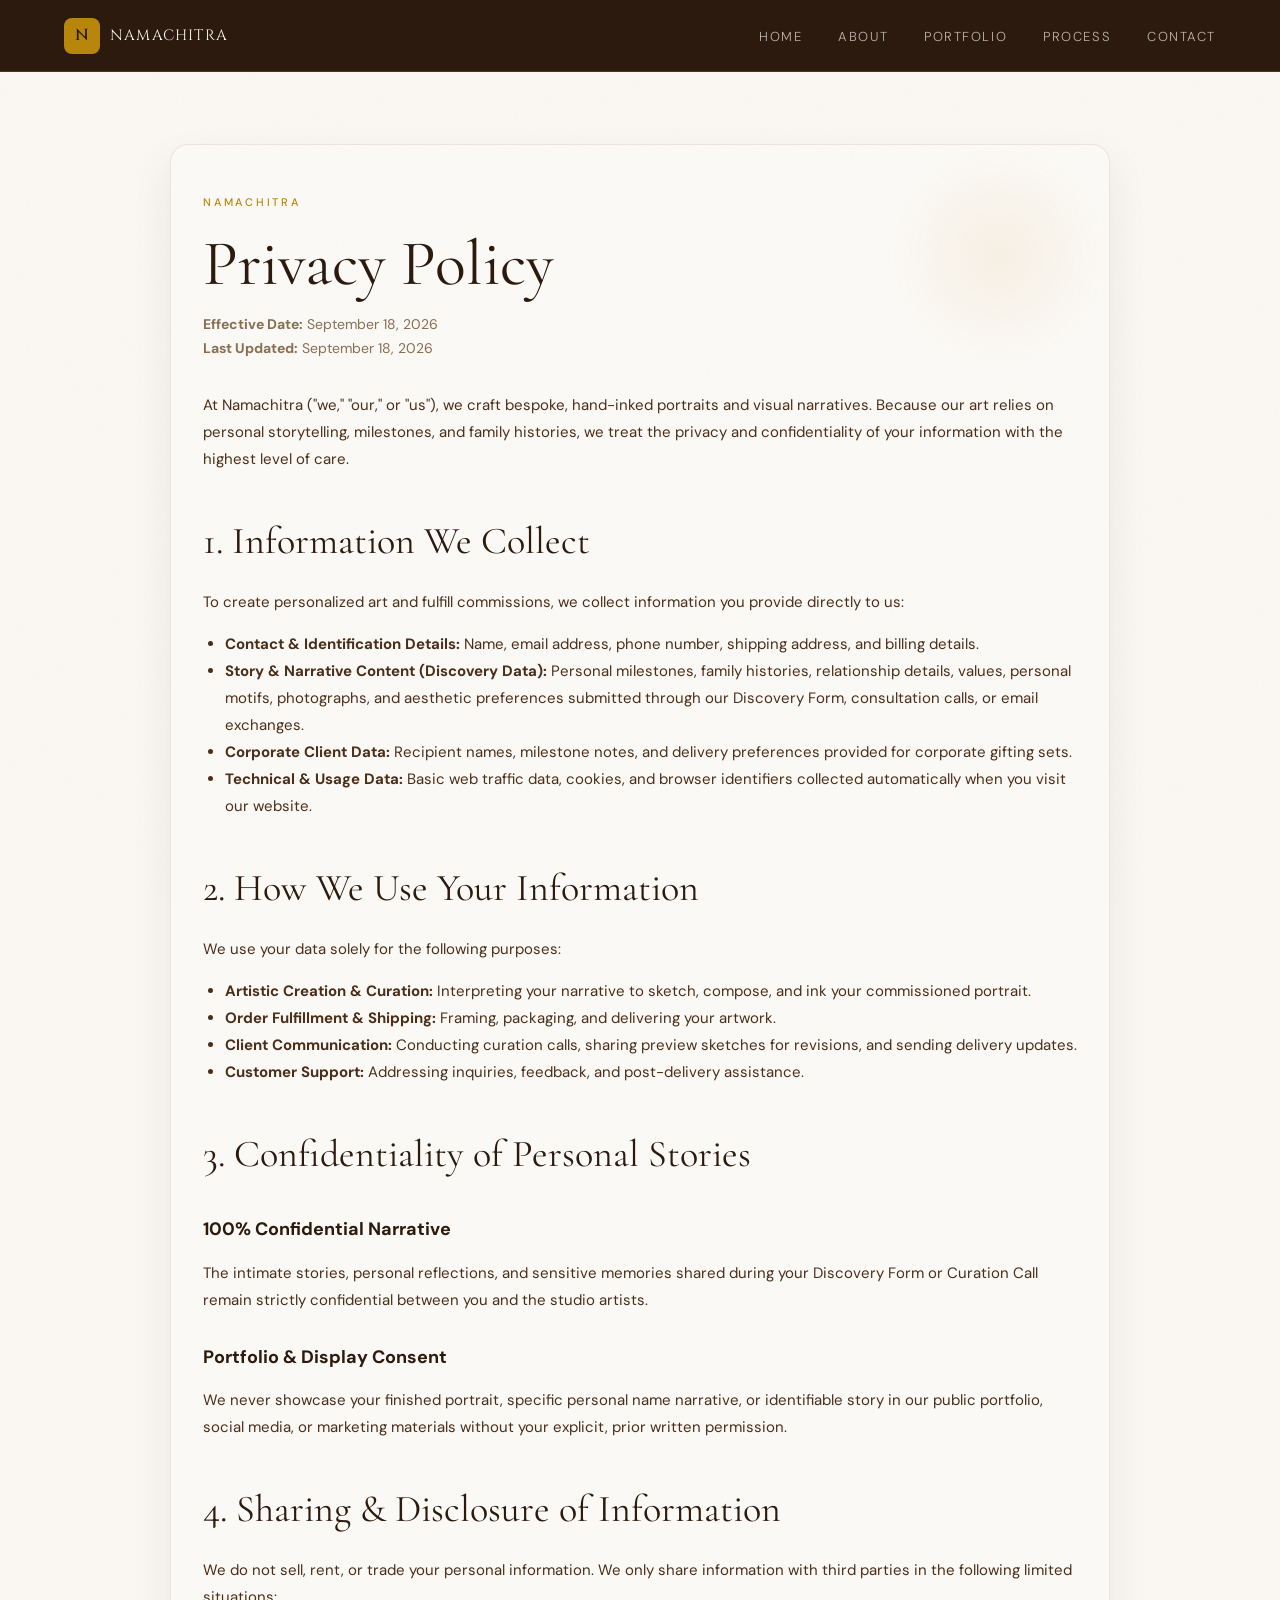
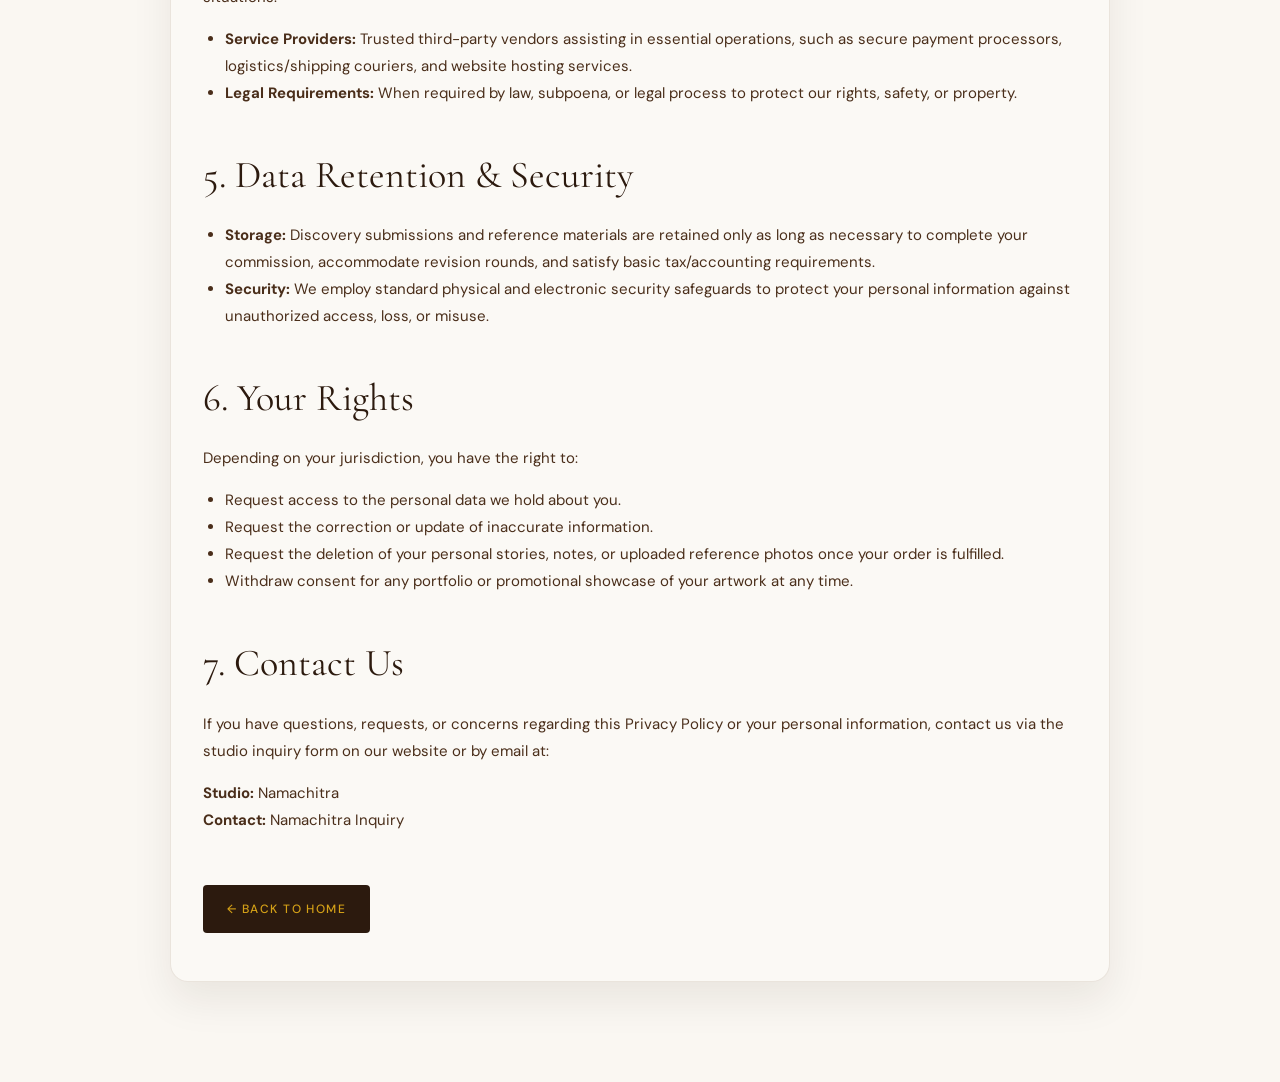
<file: privacy.html>
<!DOCTYPE html>
<html lang="en">
<head>
  <meta charset="UTF-8" />
  <meta name="viewport" content="width=device-width, initial-scale=1.0" />
  <title>Privacy Policy | Namachitra</title>
  <link rel="preconnect" href="https://fonts.googleapis.com" />
  <link href="https://fonts.googleapis.com/css2?family=Cormorant+Garamond:ital,wght@0,300;0,400;0,600;1,300;1,400&family=DM+Sans:wght@300;400;500&family=Cinzel:wght@400;600&display=swap" rel="stylesheet" />
  <style>
    :root {
      --ink: #2C1A0E;
      --ink-mid: #4A2E1A;
      --parchment: #FAF7F2;
      --parchment-warm: #F5EFE4;
      --parchment-deep: #EDE3D0;
      --gold: #B8860B;
      --gold-light: #D4A017;
      --gold-bright: #C9940E;
      --sepia: #6B4C2A;
      --cream-card: #FDFAF5;
    }

    * { box-sizing: border-box; }

    html { scroll-behavior: smooth; }

    body {
      margin: 0;
      font-family: 'DM Sans', sans-serif;
      background: var(--parchment);
      color: var(--ink);
      line-height: 1.7;
      overflow-x: hidden;
    }

    body::before {
      content: '';
      position: fixed;
      inset: 0;
      background-image: url("data:image/svg+xml,%3Csvg viewBox='0 0 256 256' xmlns='http://www.w3.org/2000/svg'%3E%3Cfilter id='noise'%3E%3CfeTurbulence type='fractalNoise' baseFrequency='0.9' numOctaves='4' stitchTiles='stitch'/%3E%3CfeColorMatrix type='saturate' values='0'/%3E%3CfeComponentTransfer%3E%3CfeFuncA type='table' tableValues='0 0.035'/%3E%3C/feComponentTransfer%3E%3C/filter%3E%3Crect width='100%25' height='100%25' filter='url(%23noise)' opacity='0.5'/%3E%3C/svg%3E");
      pointer-events: none;
      z-index: 0;
      opacity: 0.4;
    }

    .page-shell {
      position: relative;
      z-index: 1;
      min-height: 100vh;
    }

    nav {
      position: sticky;
      top: 0;
      z-index: 20;
      display: flex;
      align-items: center;
      justify-content: space-between;
      padding: 0 5%;
      height: 72px;
      background: var(--ink);
      border-bottom: 1px solid rgba(184,134,11,0.25);
    }

    .nav-logo {
      display: flex;
      align-items: center;
      gap: 10px;
      text-decoration: none;
    }

    .nav-logo-mark {
      width: 36px;
      height: 36px;
      background: var(--gold);
      border-radius: 8px;
      display: flex;
      align-items: center;
      justify-content: center;
      font-family: 'Cinzel', serif;
      font-size: 16px;
      color: var(--ink);
      font-weight: 600;
    }

    .nav-logo-text {
      font-family: 'Cinzel', serif;
      font-size: 15px;
      color: #FAF7F2;
      letter-spacing: 0.08em;
    }

    .nav-links {
      display: flex;
      gap: 36px;
      list-style: none;
      margin: 0;
      padding: 0;
    }

    .nav-links a {
      font-size: 13px;
      letter-spacing: 0.12em;
      text-transform: uppercase;
      color: rgba(250,247,242,0.7);
      text-decoration: none;
      transition: color 0.3s;
      font-weight: 300;
    }

    .nav-links a:hover {
      color: var(--gold-light);
    }

    .privacy-wrap {
      max-width: 980px;
      margin: 0 auto;
      padding: 72px 20px 100px;
    }

    .privacy-card {
      background: rgba(255,255,255,0.26);
      border: 1px solid rgba(107,76,42,0.12);
      border-radius: 18px;
      box-shadow: 0 18px 40px rgba(44,26,14,0.08);
      padding: 48px 32px;
      position: relative;
      overflow: hidden;
    }

    .privacy-card::before {
      content: '';
      position: absolute;
      top: 0;
      right: 0;
      width: 220px;
      height: 220px;
      background: radial-gradient(circle, rgba(184,134,11,0.08), transparent 70%);
      pointer-events: none;
    }

    .eyebrow {
      font-size: 11px;
      letter-spacing: 0.25em;
      text-transform: uppercase;
      color: var(--gold);
      font-weight: 500;
      margin-bottom: 18px;
    }

    h1 {
      margin: 0 0 16px;
      font-family: 'Cormorant Garamond', serif;
      font-size: clamp(42px, 5vw, 72px);
      line-height: 1.05;
      color: var(--ink);
      font-weight: 400;
    }

    .date-row {
      color: var(--sepia);
      font-size: 14px;
      margin-bottom: 32px;
      opacity: 0.8;
    }

    .policy-content {
      position: relative;
      z-index: 1;
    }

    .policy-content p,
    .policy-content li {
      font-size: 15px;
      line-height: 1.8;
      color: var(--ink-mid);
    }

    .policy-content h2 {
      margin-top: 36px;
      margin-bottom: 14px;
      font-family: 'Cormorant Garamond', serif;
      font-size: clamp(26px, 3vw, 38px);
      color: var(--ink);
      font-weight: 400;
    }

    .policy-content h3 {
      margin-top: 28px;
      margin-bottom: 10px;
      font-size: 18px;
      color: var(--ink);
    }

    .policy-content ul {
      padding-left: 22px;
      margin: 14px 0;
    }

    .back-home {
      display: inline-flex;
      margin-top: 36px;
      align-items: center;
      gap: 8px;
      background: var(--ink);
      color: var(--gold-light);
      font-size: 12px;
      letter-spacing: 0.12em;
      text-transform: uppercase;
      padding: 14px 24px;
      border-radius: 4px;
      text-decoration: none;
      font-weight: 500;
      transition: all 0.3s;
    }

    .back-home:hover {
      background: var(--gold);
      color: var(--ink);
    }

    @media (max-width: 640px) {
      nav {
        padding: 0 18px;
      }

      .nav-links {
        gap: 12px;
      }

      .nav-links a {
        font-size: 10px;
        letter-spacing: 0.08em;
      }

      .privacy-card {
        padding: 32px 20px;
      }
    }
  </style>
</head>
<body>
  <div class="page-shell">
    <nav>
      <a href="/" class="nav-logo" aria-label="Namachitra home">
        <span class="nav-logo-mark">N</span>
        <span class="nav-logo-text">NAMACHITRA</span>
      </a>
      <ul class="nav-links">
        <li><a href="/">Home</a></li>
        <li><a href="/#about">About</a></li>
        <li><a href="/#portfolio">Portfolio</a></li>
        <li><a href="/#process">Process</a></li>
        <li><a href="/#contact">Contact</a></li>
      </ul>
    </nav>

    <main class="privacy-wrap">
      <article class="privacy-card">
        <div class="eyebrow">Namachitra</div>
        <h1>Privacy Policy</h1>
        <div class="date-row">
          <strong>Effective Date:</strong> September 18, 2026<br />
          <strong>Last Updated:</strong> September 18, 2026
        </div>

        <div class="policy-content">
          <p>At Namachitra (&quot;we,&quot; &quot;our,&quot; or &quot;us&quot;), we craft bespoke, hand-inked portraits and visual narratives. Because our art relies on personal storytelling, milestones, and family histories, we treat the privacy and confidentiality of your information with the highest level of care.</p>

          <h2>1. Information We Collect</h2>
          <p>To create personalized art and fulfill commissions, we collect information you provide directly to us:</p>
          <ul>
            <li><strong>Contact &amp; Identification Details:</strong> Name, email address, phone number, shipping address, and billing details.</li>
            <li><strong>Story &amp; Narrative Content (Discovery Data):</strong> Personal milestones, family histories, relationship details, values, personal motifs, photographs, and aesthetic preferences submitted through our Discovery Form, consultation calls, or email exchanges.</li>
            <li><strong>Corporate Client Data:</strong> Recipient names, milestone notes, and delivery preferences provided for corporate gifting sets.</li>
            <li><strong>Technical &amp; Usage Data:</strong> Basic web traffic data, cookies, and browser identifiers collected automatically when you visit our website.</li>
          </ul>

          <h2>2. How We Use Your Information</h2>
          <p>We use your data solely for the following purposes:</p>
          <ul>
            <li><strong>Artistic Creation &amp; Curation:</strong> Interpreting your narrative to sketch, compose, and ink your commissioned portrait.</li>
            <li><strong>Order Fulfillment &amp; Shipping:</strong> Framing, packaging, and delivering your artwork.</li>
            <li><strong>Client Communication:</strong> Conducting curation calls, sharing preview sketches for revisions, and sending delivery updates.</li>
            <li><strong>Customer Support:</strong> Addressing inquiries, feedback, and post-delivery assistance.</li>
          </ul>

          <h2>3. Confidentiality of Personal Stories</h2>
          <h3>100% Confidential Narrative</h3>
          <p>The intimate stories, personal reflections, and sensitive memories shared during your Discovery Form or Curation Call remain strictly confidential between you and the studio artists.</p>

          <h3>Portfolio &amp; Display Consent</h3>
          <p>We never showcase your finished portrait, specific personal name narrative, or identifiable story in our public portfolio, social media, or marketing materials without your explicit, prior written permission.</p>

          <h2>4. Sharing &amp; Disclosure of Information</h2>
          <p>We do not sell, rent, or trade your personal information. We only share information with third parties in the following limited situations:</p>
          <ul>
            <li><strong>Service Providers:</strong> Trusted third-party vendors assisting in essential operations, such as secure payment processors, logistics/shipping couriers, and website hosting services.</li>
            <li><strong>Legal Requirements:</strong> When required by law, subpoena, or legal process to protect our rights, safety, or property.</li>
          </ul>

          <h2>5. Data Retention &amp; Security</h2>
          <ul>
            <li><strong>Storage:</strong> Discovery submissions and reference materials are retained only as long as necessary to complete your commission, accommodate revision rounds, and satisfy basic tax/accounting requirements.</li>
            <li><strong>Security:</strong> We employ standard physical and electronic security safeguards to protect your personal information against unauthorized access, loss, or misuse.</li>
          </ul>

          <h2>6. Your Rights</h2>
          <p>Depending on your jurisdiction, you have the right to:</p>
          <ul>
            <li>Request access to the personal data we hold about you.</li>
            <li>Request the correction or update of inaccurate information.</li>
            <li>Request the deletion of your personal stories, notes, or uploaded reference photos once your order is fulfilled.</li>
            <li>Withdraw consent for any portfolio or promotional showcase of your artwork at any time.</li>
          </ul>

          <h2>7. Contact Us</h2>
          <p>If you have questions, requests, or concerns regarding this Privacy Policy or your personal information, contact us via the studio inquiry form on our website or by email at:</p>
          <p><strong>Studio:</strong> Namachitra<br />
          <strong>Contact:</strong> Namachitra Inquiry</p>
        </div>

        <a href="/" class="back-home">← Back to Home</a>
      </article>
    </main>
  </div>
</body>
</html>
</file>
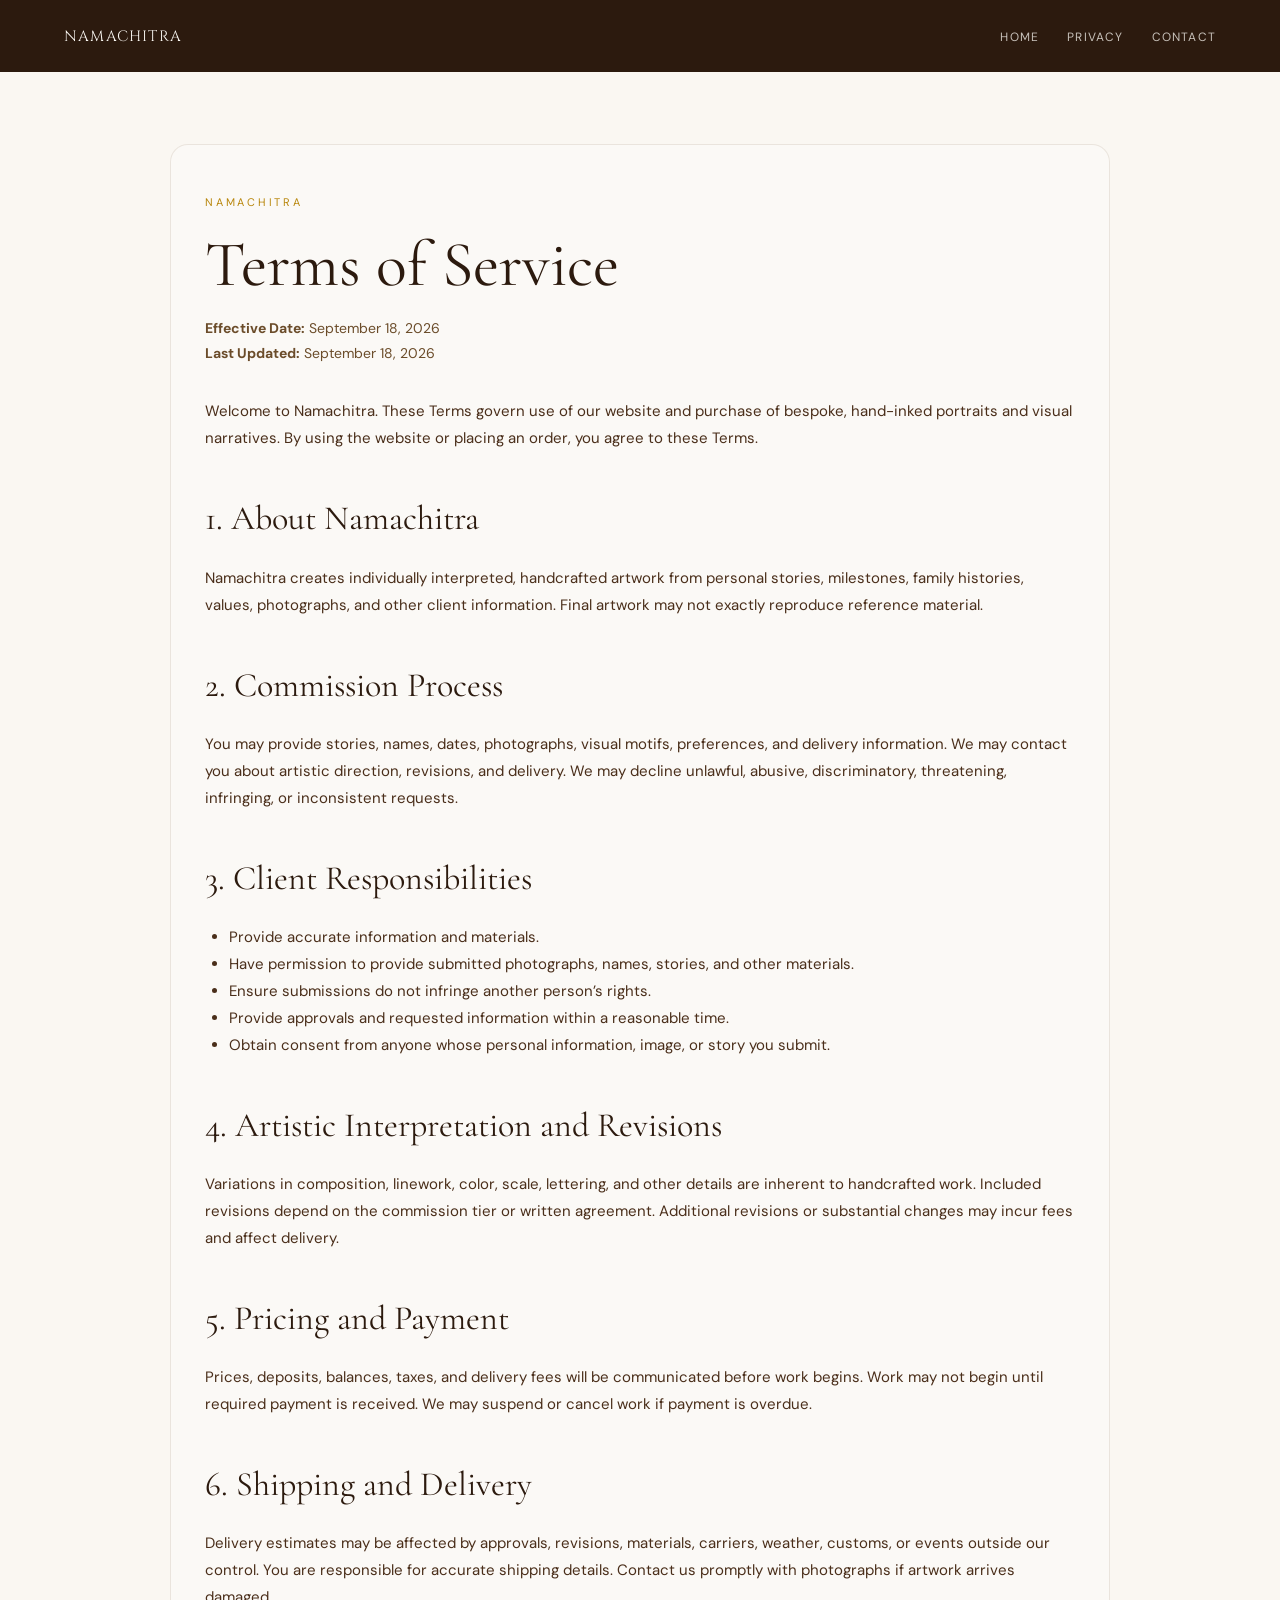
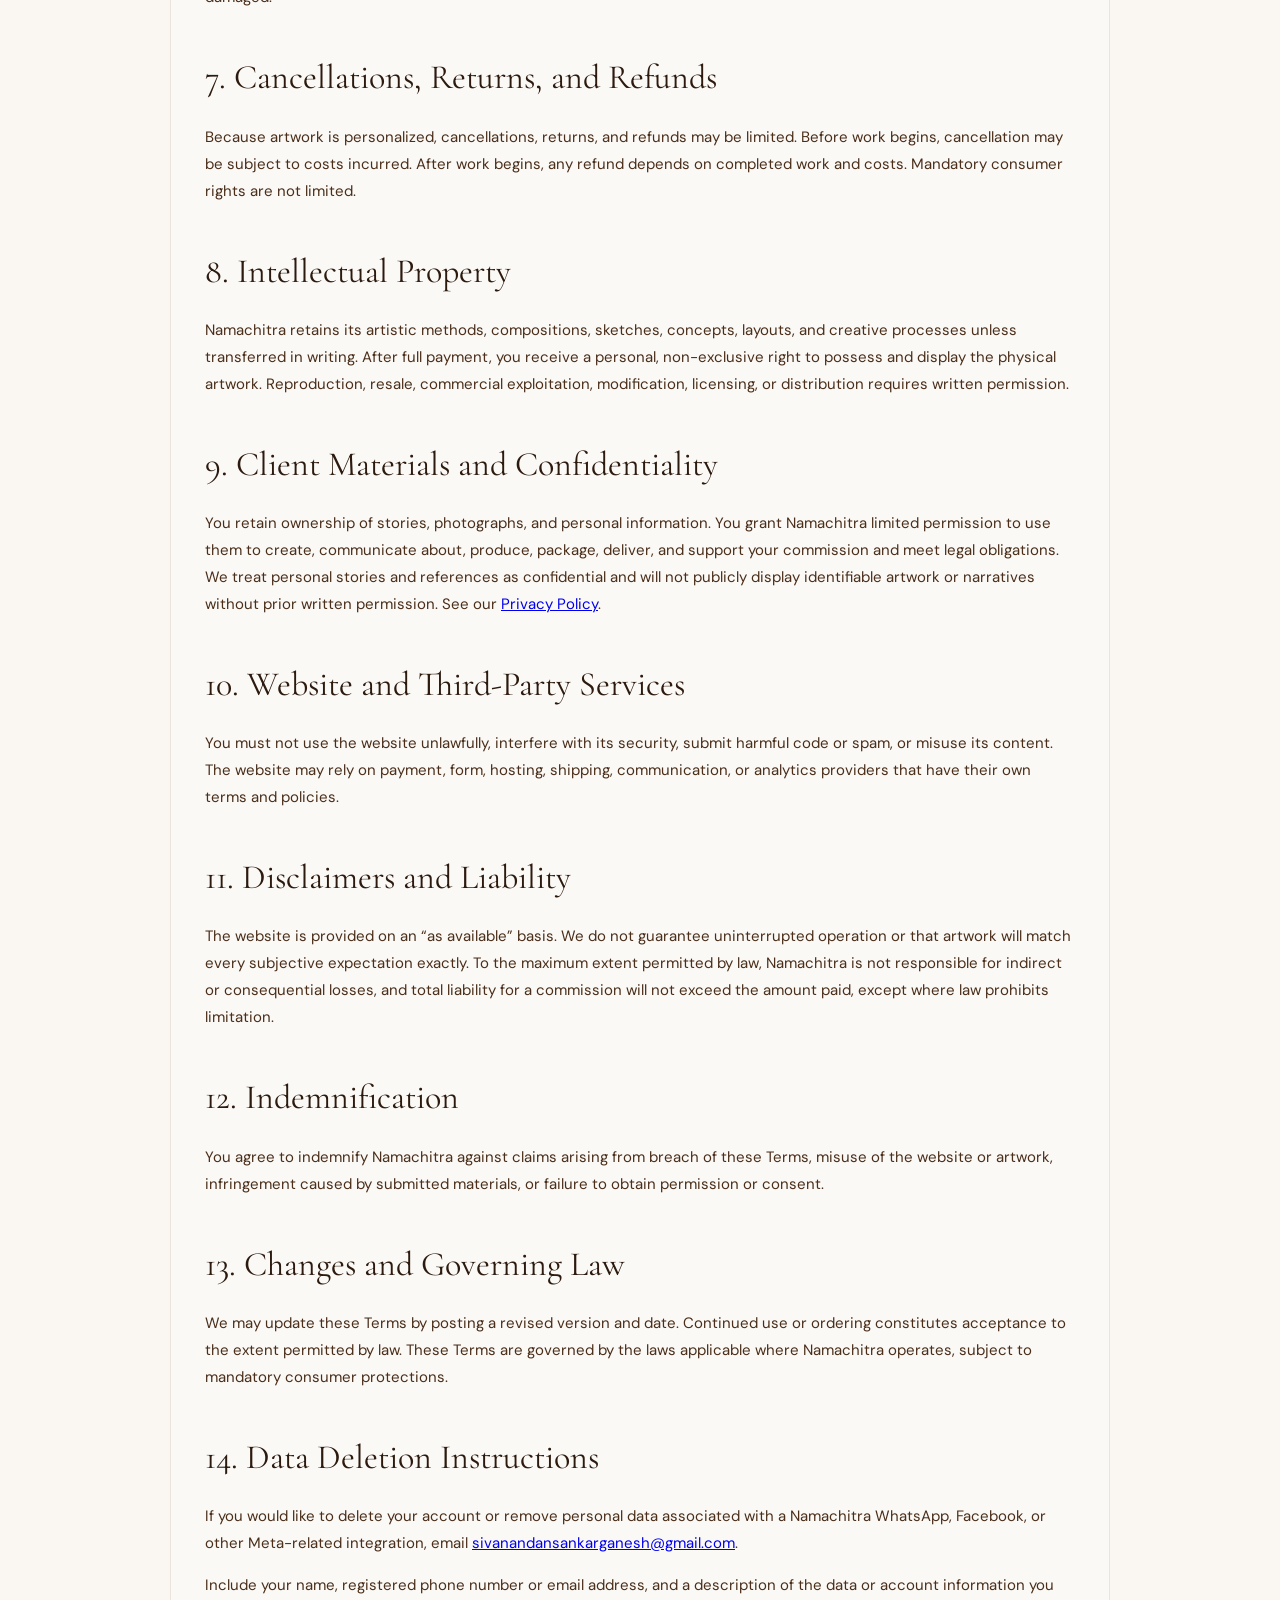
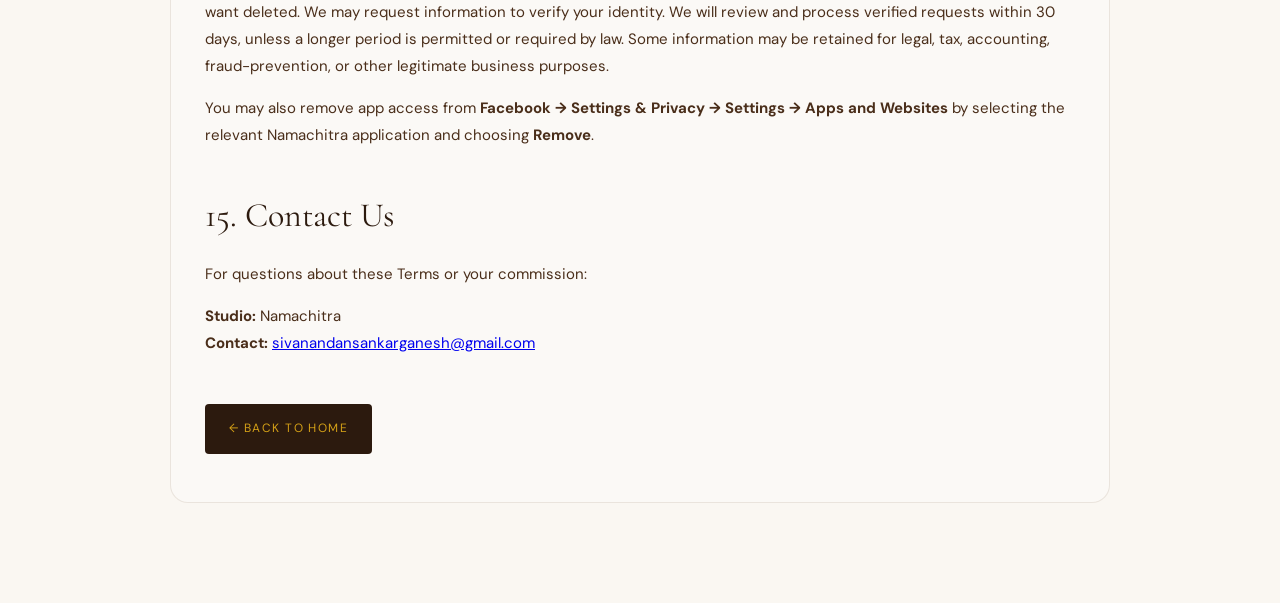
<file: terms.html>
<!DOCTYPE html>
<html lang="en">
<head>
<meta charset="UTF-8"><meta name="viewport" content="width=device-width,initial-scale=1.0">
<title>Terms of Service | Namachitra</title>
<link rel="preconnect" href="https://fonts.googleapis.com"><link href="https://fonts.googleapis.com/css2?family=Cormorant+Garamond:wght@400;600&family=DM+Sans:wght@300;400;500&family=Cinzel:wght@400;600&display=swap" rel="stylesheet">
<style>
:root{--ink:#2C1A0E;--mid:#4A2E1A;--paper:#FAF7F2;--gold:#B8860B;--gold-light:#D4A017;--sepia:#6B4C2A}*{box-sizing:border-box}body{margin:0;background:var(--paper);color:var(--ink);font:15px/1.8 'DM Sans',sans-serif}nav{height:72px;padding:0 5%;display:flex;align-items:center;justify-content:space-between;background:var(--ink)}nav a{color:rgba(250,247,242,.75);text-decoration:none;font-size:12px;letter-spacing:.1em;text-transform:uppercase}.logo{color:#FAF7F2;font:15px 'Cinzel',serif;letter-spacing:.08em}.links{display:flex;gap:28px;list-style:none;margin:0;padding:0}.wrap{max-width:980px;margin:auto;padding:72px 20px 100px}article{padding:48px 34px;background:rgba(255,255,255,.3);border:1px solid rgba(107,76,42,.12);border-radius:18px}.eyebrow{color:var(--gold);font-size:11px;letter-spacing:.25em;text-transform:uppercase}h1,h2{font-family:'Cormorant Garamond',serif;font-weight:400}h1{font-size:clamp(42px,5vw,72px);line-height:1.05;margin:18px 0}h2{font-size:34px;margin:36px 0 12px}p,li{color:var(--mid)}ul{padding-left:24px}.dates{color:var(--sepia);font-size:14px;margin-bottom:32px}.back{display:inline-block;margin-top:32px;padding:14px 24px;background:var(--ink);color:var(--gold-light);text-decoration:none;border-radius:4px;font-size:12px;letter-spacing:.12em;text-transform:uppercase}@media(max-width:640px){.links{gap:10px}.links a{font-size:9px}.wrap{padding:36px 14px}article{padding:32px 20px}}
</style></head>
<body><nav><a class="logo" href="/">NAMACHITRA</a><ul class="links"><li><a href="/">Home</a></li><li><a href="privacy.html">Privacy</a></li><li><a href="/#contact">Contact</a></li></ul></nav>
<main class="wrap"><article><div class="eyebrow">Namachitra</div><h1>Terms of Service</h1><div class="dates"><strong>Effective Date:</strong> September 18, 2026<br><strong>Last Updated:</strong> September 18, 2026</div>
<p>Welcome to Namachitra. These Terms govern use of our website and purchase of bespoke, hand-inked portraits and visual narratives. By using the website or placing an order, you agree to these Terms.</p>
<h2>1. About Namachitra</h2><p>Namachitra creates individually interpreted, handcrafted artwork from personal stories, milestones, family histories, values, photographs, and other client information. Final artwork may not exactly reproduce reference material.</p>
<h2>2. Commission Process</h2><p>You may provide stories, names, dates, photographs, visual motifs, preferences, and delivery information. We may contact you about artistic direction, revisions, and delivery. We may decline unlawful, abusive, discriminatory, threatening, infringing, or inconsistent requests.</p>
<h2>3. Client Responsibilities</h2><ul><li>Provide accurate information and materials.</li><li>Have permission to provide submitted photographs, names, stories, and other materials.</li><li>Ensure submissions do not infringe another person’s rights.</li><li>Provide approvals and requested information within a reasonable time.</li><li>Obtain consent from anyone whose personal information, image, or story you submit.</li></ul>
<h2>4. Artistic Interpretation and Revisions</h2><p>Variations in composition, linework, color, scale, lettering, and other details are inherent to handcrafted work. Included revisions depend on the commission tier or written agreement. Additional revisions or substantial changes may incur fees and affect delivery.</p>
<h2>5. Pricing and Payment</h2><p>Prices, deposits, balances, taxes, and delivery fees will be communicated before work begins. Work may not begin until required payment is received. We may suspend or cancel work if payment is overdue.</p>
<h2>6. Shipping and Delivery</h2><p>Delivery estimates may be affected by approvals, revisions, materials, carriers, weather, customs, or events outside our control. You are responsible for accurate shipping details. Contact us promptly with photographs if artwork arrives damaged.</p>
<h2>7. Cancellations, Returns, and Refunds</h2><p>Because artwork is personalized, cancellations, returns, and refunds may be limited. Before work begins, cancellation may be subject to costs incurred. After work begins, any refund depends on completed work and costs. Mandatory consumer rights are not limited.</p>
<h2>8. Intellectual Property</h2><p>Namachitra retains its artistic methods, compositions, sketches, concepts, layouts, and creative processes unless transferred in writing. After full payment, you receive a personal, non-exclusive right to possess and display the physical artwork. Reproduction, resale, commercial exploitation, modification, licensing, or distribution requires written permission.</p>
<h2>9. Client Materials and Confidentiality</h2><p>You retain ownership of stories, photographs, and personal information. You grant Namachitra limited permission to use them to create, communicate about, produce, package, deliver, and support your commission and meet legal obligations. We treat personal stories and references as confidential and will not publicly display identifiable artwork or narratives without prior written permission. See our <a href="privacy.html">Privacy Policy</a>.</p>
<h2>10. Website and Third-Party Services</h2><p>You must not use the website unlawfully, interfere with its security, submit harmful code or spam, or misuse its content. The website may rely on payment, form, hosting, shipping, communication, or analytics providers that have their own terms and policies.</p>
<h2>11. Disclaimers and Liability</h2><p>The website is provided on an “as available” basis. We do not guarantee uninterrupted operation or that artwork will match every subjective expectation exactly. To the maximum extent permitted by law, Namachitra is not responsible for indirect or consequential losses, and total liability for a commission will not exceed the amount paid, except where law prohibits limitation.</p>
<h2>12. Indemnification</h2><p>You agree to indemnify Namachitra against claims arising from breach of these Terms, misuse of the website or artwork, infringement caused by submitted materials, or failure to obtain permission or consent.</p>
<h2>13. Changes and Governing Law</h2><p>We may update these Terms by posting a revised version and date. Continued use or ordering constitutes acceptance to the extent permitted by law. These Terms are governed by the laws applicable where Namachitra operates, subject to mandatory consumer protections.</p>
<h2>14. Data Deletion Instructions</h2><p>If you would like to delete your account or remove personal data associated with a Namachitra WhatsApp, Facebook, or other Meta-related integration, email <a href="mailto:sivanandansankarganesh@gmail.com">sivanandansankarganesh@gmail.com</a>.</p><p>Include your name, registered phone number or email address, and a description of the data or account information you want deleted. We may request information to verify your identity. We will review and process verified requests within 30 days, unless a longer period is permitted or required by law. Some information may be retained for legal, tax, accounting, fraud-prevention, or other legitimate business purposes.</p><p>You may also remove app access from <strong>Facebook → Settings &amp; Privacy → Settings → Apps and Websites</strong> by selecting the relevant Namachitra application and choosing <strong>Remove</strong>.</p>
<h2>15. Contact Us</h2><p>For questions about these Terms or your commission:</p><p><strong>Studio:</strong> Namachitra<br><strong>Contact:</strong> <a href="mailto:sivanandansankarganesh@gmail.com">sivanandansankarganesh@gmail.com</a></p><a class="back" href="/">← Back to Home</a>
</article></main></body></html>
</file>
<file: styles.css>
:root{--ink:#1c1917;--paper:#fafaf9;--amber:#d97706;--charcoal:#171717;--line:#e7e5e4}*{box-sizing:border-box}html{scroll-behavior:smooth;scroll-padding-top:80px}body{margin:0;background:var(--paper);color:var(--ink);font-family:Inter,sans-serif;-webkit-font-smoothing:antialiased}::selection{background:#d9770633;color:#78350f}a{color:inherit;text-decoration:none}button{font:inherit;cursor:pointer}button,a{-webkit-tap-highlight-color:transparent}a:focus-visible,button:focus-visible{outline:2px solid var(--amber);outline-offset:5px}img{display:block;max-width:100%}h1,h2,h3,p,blockquote{margin:0}h1,h2{font-family:'Playfair Display',serif;font-weight:400}h2{font-size:48px;line-height:1.15}em{color:var(--amber);font-weight:400}.container{max-width:1280px;margin:auto;padding:0 48px}section{padding:128px 0;border-top:1px solid var(--line)}.white{background:white}.dark{background:var(--charcoal);color:var(--paper);border-color:#404040}.eyebrow{display:block;color:var(--amber);font-size:12px;font-weight:600;text-transform:uppercase;letter-spacing:.2em;margin-bottom:16px;line-height:1.6}.dark .eyebrow{color:#f59e0b}.body-copy{font-size:18px;font-weight:300;line-height:1.65;color:#44403c}.body-copy p+p{margin-top:24px}.dark .body-copy{color:#d6d3d1}.section-heading{text-align:center;margin-bottom:64px}.button{display:inline-flex;align-items:center;justify-content:center;text-align:center;padding:16px 32px;border:1px solid #d6d3d1;font-size:14px;font-weight:600;text-transform:uppercase;letter-spacing:.1em;line-height:1.5;transition:background .3s,color .3s,border-color .3s;box-shadow:0 8px 15px #d9770610}.button:hover{background:#b45309;border-color:#b45309;color:white}.filled{background:var(--ink);color:white}.light{background:var(--paper);color:var(--ink);border-color:#57534e}.light:hover{background:var(--amber);border-color:var(--amber)}nav{position:fixed;top:0;left:0;right:0;z-index:50;background:#fafaf9eb;backdrop-filter:blur(12px);border-bottom:1px solid var(--line)}.nav-inner{height:80px;display:flex;align-items:center;justify-content:space-between}.brand{display:flex;align-items:center;gap:8px;font:600 24px 'Playfair Display',serif;letter-spacing:.025em}.brand span{color:var(--amber);font-size:30px;font-weight:400}.desktop-menu{display:flex;gap:40px;align-items:center}.desktop-menu a{font-size:14px;font-weight:500;color:#57534e;position:relative;padding:4px 0}.desktop-menu a::after{content:'';position:absolute;bottom:0;left:0;width:100%;height:1px;background:var(--amber);transform:scaleX(0);transform-origin:left;transition:transform .3s}.desktop-menu a:hover{color:var(--amber)}.desktop-menu a:hover::after{transform:scaleX(1)}.menu-toggle{display:none;border:0;background:none;padding:10px;color:var(--ink)}[hidden]{display:none!important}#mobile-menu{position:absolute;width:100%;background:var(--paper);padding:24px;border-bottom:1px solid var(--line);box-shadow:0 20px 25px #0002}#mobile-menu a{display:block;margin-bottom:20px;color:#57534e}#mobile-menu a:last-child{margin:0}.accent{color:var(--amber)!important}.hero{min-height:100svh;display:flex;align-items:center;justify-content:center;text-align:center;padding:120px 24px 48px;background:linear-gradient(#fafaf9fc,var(--paper)),url('https://images.unsplash.com/photo-1583225214464-9296029427b7?auto=format&fit=crop&q=80&w=2000') center/cover}.hero-content{max-width:850px}.hero .eyebrow{margin-bottom:24px}.hero h1{font-size:72px;line-height:1.25;margin-bottom:24px}.hero-quote{font-size:16px;font-style:italic;margin-bottom:24px;color:#44403c}.hero-description{font-size:20px;font-weight:300;line-height:1.65;max-width:672px;margin:0 auto 40px}.quote{padding:80px 0;text-align:center}.quote h2{font-family:Inter,sans-serif;font-size:36px;max-width:850px;margin:auto;line-height:1.2}.artwork{display:block;max-width:672px;margin:auto}.artwork-image{position:relative;aspect-ratio:4/3;overflow:hidden;background:var(--ink);border:1px solid var(--ink);border-radius:2px}.artwork-image img{width:100%;height:100%;object-fit:cover;opacity:.9;transition:transform .7s,opacity .3s}.artwork-image span{position:absolute;inset:0;display:flex;align-items:flex-end;padding:24px;color:#f59e0b;font-size:14px;letter-spacing:.1em;text-transform:uppercase;font-weight:600;background:linear-gradient(transparent,#1c1917f2);opacity:0;transition:opacity .3s}.artwork:hover img{transform:scale(1.05);opacity:1}.artwork:hover span,.artwork:focus-visible span{opacity:1}.artwork h3{font:20px 'Playfair Display',serif;margin-top:20px;transition:color .3s}.artwork:hover h3{color:#f59e0b}.artwork>p{font-size:14px;font-weight:300;color:#d6d3d1;margin-top:4px}.mission-grid{max-width:1152px;display:grid;grid-template-columns:1fr 1fr;gap:64px}.mission-grid>div:first-child{padding-right:40px}.mission-grid>div+div{padding-left:40px;border-left:1px solid var(--line)}.mission-grid .eyebrow{margin-bottom:24px}.mission-grid p{font:24px/1.65 'Playfair Display',serif}.process{padding:96px 0}.process-grid{display:grid;grid-template-columns:repeat(4,1fr);gap:48px;text-align:center}.process-grid span{display:block;font:600 36px 'Playfair Display',serif;color:#f59e0b;margin-bottom:16px}.process-grid h3{font-size:18px;font-weight:600;letter-spacing:.1em;text-transform:uppercase}.process-grid p{color:#d6d3d1;font-size:14px;font-weight:300;margin-top:8px}.tiers{display:grid;grid-template-columns:repeat(3,1fr);gap:32px;align-items:stretch}.tier{position:relative;background:white;padding:40px;border:1px solid var(--line);display:flex;flex-direction:column;box-shadow:0 1px 2px #0001;transition:border-color .3s}.tier:hover{border-color:#fbbf24}.tier h3{font:24px 'Playfair Display',serif;margin-bottom:8px}.timing{font-size:14px;font-style:italic;color:#b45309;margin-bottom:24px}.tier ul{padding:0;margin:0 0 40px;list-style:none;flex:1}.tier li{font-size:14px;font-weight:300;line-height:1.5;display:flex;gap:12px;margin-bottom:16px}.tier li::before{content:'✦';color:var(--amber)}.tier li:last-child{margin:0}.tier .button{width:100%;padding-left:16px;padding-right:16px}.popular{border-color:#f59e0b;transform:translateY(-16px);box-shadow:0 10px 20px #d977061a}.popular h3{margin-top:16px}.popular-label{position:absolute;top:0;left:50%;transform:translate(-50%,-50%);white-space:nowrap;background:var(--amber);color:white;padding:4px 16px;font-size:12px;text-transform:uppercase;letter-spacing:.1em;font-weight:600}.discovery{max-width:1024px;text-align:center}.discovery h2{margin-bottom:32px}.discovery .body-copy{max-width:768px;margin:0 auto 64px}.discovery-grid{display:grid;grid-template-columns:repeat(3,1fr);gap:24px;margin-bottom:64px}.discovery-grid div{border-bottom:1px solid #57534e;padding:16px 0;color:#f59e0b;text-transform:uppercase;letter-spacing:.1em;font-size:14px;font-weight:600;line-height:1.5}.availability{font-size:12px;font-weight:600;text-transform:uppercase;letter-spacing:.16em;margin-bottom:24px;line-height:1.7}.contact-grid{display:grid;grid-template-columns:repeat(4,minmax(0,1fr));gap:32px}.contact-card{padding:40px 20px;background:var(--paper);border:1px solid var(--line);text-align:center;box-shadow:0 1px 2px #0001;transition:border-color .3s;min-width:0}.contact-card:hover{border-color:#fbbf24}.contact-card svg{margin:0 auto 16px;color:var(--amber)}.contact-card h3{font-size:14px;text-transform:uppercase;letter-spacing:.1em;margin-bottom:12px;font-weight:600}.contact-card a{display:block;font-size:14px;overflow-wrap:anywhere}.contact-card a,.contact-card p{color:#57534e;font-weight:300;margin-bottom:4px;line-height:1.6}.contact-card a:hover{color:var(--amber)}.stats{padding-top:96px;padding-bottom:96px;display:grid;grid-template-columns:repeat(3,1fr);text-align:center}.stats>div+div{border-left:1px solid #292524}.stats strong{display:block;font:48px 'Playfair Display',serif;color:var(--amber);margin-bottom:16px}.stats span{font-size:12px;text-transform:uppercase;letter-spacing:.1em;color:#a8a29e;font-weight:600}.footer-bottom{background:var(--ink);border-top:1px solid #292524;padding:40px 0;color:#a8a29e;font-size:14px}.footer-bottom .container{display:flex;align-items:center;justify-content:space-between;gap:24px}.footer-links{display:flex;flex-wrap:wrap;align-items:center;justify-content:center;gap:12px 24px}.footer-links button{padding:0;border:0;background:none;color:inherit}.footer-links a:hover,.footer-links button:hover{color:var(--amber)}.footer-links span{color:#44403c}dialog{border:1px solid var(--line);border-radius:2px;max-width:768px;width:calc(100% - 32px);max-height:85svh;background:white;padding:48px;color:var(--ink);box-shadow:0 25px 50px #0004}dialog::backdrop{background:#1c191766;backdrop-filter:blur(4px)}dialog h2{font-size:30px;margin-bottom:24px;padding-right:24px}dialog h3{font:500 16px/1.5 Inter,sans-serif;color:var(--ink);margin:24px 0 8px}dialog h4{font-size:14px;font-weight:500;margin:16px 0 8px}dialog p,dialog li{font-size:14px;line-height:1.65;font-weight:300;color:#57534e}dialog p+p{margin-top:12px}dialog ul{padding-left:20px}dialog li{margin-bottom:6px}dialog strong{font-weight:600}dialog .acknowledge{border-top:1px solid var(--line);margin-top:32px;padding-top:24px}.close-dialog{position:absolute;top:16px;right:20px;background:none;border:0;color:#78716c;font-size:30px;line-height:1;padding:8px}.close-dialog:hover{color:var(--amber)}.acknowledge .button{background:var(--amber);color:white}.skip-link{position:fixed;left:16px;top:12px;z-index:100;background:var(--paper);padding:12px;transform:translateY(-150%)}.skip-link:focus{transform:translateY(0)}.reveal{animation:fade-up 1s ease-out both}.delay-1{animation-delay:.1s}.delay-2{animation-delay:.2s}.delay-3{animation-delay:.3s}@keyframes fade-up{from{opacity:0;transform:translateY(20px)}to{opacity:1;transform:translateY(0)}}.artwork-page{min-height:100svh;display:grid;place-items:center;padding:48px}.artwork-detail{max-width:1152px;display:grid;grid-template-columns:1fr 1fr;background:white;border:1px solid var(--line);box-shadow:0 20px 25px #0002}.detail-image{background:#f5f5f4}.detail-image img{width:100%;height:100%;object-fit:cover;min-height:400px}.detail-copy{padding:64px;display:flex;flex-direction:column;justify-content:center}.detail-copy h1{font-size:60px;line-height:1.1;margin-bottom:32px}.artist{border-top:1px solid var(--line);margin-top:48px;padding-top:32px;display:flex;align-items:center;justify-content:space-between;gap:16px}.artist .role{display:block;margin-bottom:4px}.artist p{font:20px 'Playfair Display',serif;color:#b45309}.artist .button{font-size:12px;padding:12px 20px}
@media(max-width:1100px){.founder-card{flex-direction:column;text-align:center}.contact-grid{grid-template-columns:repeat(2,minmax(0,1fr))}.desktop-menu{gap:24px}.tier{padding:32px 24px}.footer-bottom .container{flex-direction:column;text-align:center}}@media(max-width:767px){.container{padding-left:24px;padding-right:24px}section{padding:96px 0}h2{font-size:36px}.desktop-menu{display:none}.menu-toggle{display:block}.brand{font-size:24px}.hero h1{font-size:48px}.hero-description{font-size:18px}.hero-quote{font-size:14px}.quote{padding:96px 0}.quote h2{font-size:30px}.about-grid{grid-template-columns:1fr;gap:64px}.about-grid h2{font-size:30px}.founder-column{padding:0;border:0}.founder-card{flex-direction:row;text-align:left}.mission-grid{grid-template-columns:1fr;gap:64px}.mission-grid>div:first-child,.mission-grid>div+div{padding:0;border:0}.process-grid{grid-template-columns:repeat(2,1fr)}.tiers{grid-template-columns:1fr;gap:32px}.tier{padding:40px}.popular{transform:none}.discovery-grid{grid-template-columns:repeat(2,1fr)}.stats{grid-template-columns:1fr;gap:32px;padding-top:80px;padding-bottom:80px}.stats>div+div{border-left:0;border-top:1px solid #292524;padding-top:32px}.stats strong{font-size:40px}.footer-bottom{line-height:1.6}.artwork-page{padding:24px}.artwork-detail{grid-template-columns:1fr}.detail-copy{padding:32px}.detail-copy h1{font-size:40px}.detail-image img{min-height:0;max-height:70svh;object-fit:contain}dialog{padding:32px}.section-heading h2{font-size:36px}}@media(max-width:540px){.hero .button,.discovery .button{width:100%}.founder-card{flex-direction:column;text-align:center}.founder-card img{width:128px;height:128px}.process-grid{grid-template-columns:1fr;gap:48px}.contact-grid{grid-template-columns:1fr}.footer-links span{display:none}.artist{align-items:flex-start;flex-direction:column}}@media(prefers-reduced-motion:reduce){html{scroll-behavior:auto}*,*::before,*::after{animation:none!important;transition:none!important}}

.about-container{max-width:1024px}.about-card{padding:64px;background:white;border:1px solid var(--line);border-radius:2px;text-align:center;box-shadow:0 1px 2px #0001;transition:border-color .3s}.about-card:hover,.team-card:hover{border-color:#fbbf24}.about-card h2{margin-bottom:32px}.about-card .body-copy{max-width:768px;margin:auto}#team{background:#f5f5f4}.team-grid{display:grid;grid-template-columns:repeat(4,minmax(0,1fr));gap:32px}.team-card{padding:32px;background:white;border:1px solid var(--line);border-radius:2px;box-shadow:0 1px 2px #0001;text-align:center;display:flex;flex-direction:column;align-items:center;transition:border-color .3s}.team-portrait{width:160px;height:160px;max-width:100%;aspect-ratio:1;overflow:hidden;border-radius:50%;border:4px solid #f5f5f4;background:var(--paper);margin-bottom:24px;transition:transform .3s}.team-portrait img{width:100%;height:100%;object-fit:cover;filter:grayscale(1);transition:filter .5s}.team-card:hover .team-portrait{transform:scale(1.05)}.team-card:hover img{filter:grayscale(0)}.team-card h3{font:24px 'Playfair Display',serif;color:#f59e0b;margin-bottom:4px}.team-role{border:1px solid #f59e0b33;border-radius:999px;font-size:12px;font-weight:600;text-transform:uppercase;letter-spacing:.05em;margin-bottom:16px}.team-card p{font-size:14px;font-weight:300;line-height:1.625;color:#57534e}.desktop-menu{gap:32px}.quote h2{font-family:'Playfair Display',serif}.quote h2 em{color:#f59e0b}
@media(max-width:1023px){.team-grid{grid-template-columns:repeat(2,minmax(0,1fr))}.desktop-menu{gap:20px}}
@media(max-width:767px){.about-card{padding:32px}.about-card h2{font-size:30px}}
@media(max-width:639px){.team-grid{grid-template-columns:1fr}}

/* Supplied homepage details and mobile-safe artwork viewer. */
.brand img{height:32px;width:auto;object-fit:contain}
.team-card h3{color:var(--amber)}
.team-role{padding:4px 12px}
#artwork-modal{max-width:1152px;max-height:90svh;padding:0;overflow-y:auto}
#artwork-modal::backdrop{background:#1c1917e6;backdrop-filter:blur(12px)}
#artwork-modal .artwork-detail{border:0;box-shadow:none}
#artwork-modal .detail-copy{background:var(--paper)}
#artwork-modal h2{font-size:48px;margin-bottom:24px;padding-right:0}
#artwork-modal .body-copy{font-size:18px;line-height:1.65;color:#44403c}
#artwork-modal .artist{margin-top:32px}
#artwork-modal .role{font-size:12px;text-transform:uppercase;letter-spacing:.1em;color:#78716c}
#artwork-modal .close-dialog{z-index:1;background:#ffffffb3;border-radius:50%}
@media(max-width:767px){#artwork-modal h2{font-size:30px}#artwork-modal .body-copy{font-size:16px}}

/* Launch announcement, commission estimator, and story brief. */
html{scroll-padding-top:112px}.announcement{position:fixed;inset:0 0 auto;z-index:51;height:32px;overflow:hidden;background:var(--charcoal);color:var(--paper);font-size:12px;border-bottom:1px solid #292524}.marquee-track{display:flex;width:max-content;animation:marquee 28s linear infinite}.marquee-track>span{padding:8px 32px;white-space:nowrap}.marquee-track strong{color:#fbbf24}.announcement:hover .marquee-track{animation-play-state:paused}@keyframes marquee{to{transform:translateX(-50%)}}nav{top:32px}.hero{padding-top:144px}.hero-actions{display:flex;justify-content:center;gap:16px}.proof-pills{display:flex;flex-wrap:wrap;justify-content:center;gap:12px;margin:0 0 40px}.proof-pills span{background:#f5f5f4;border:1px solid var(--line);padding:8px 16px;border-radius:30px;font-size:12px;font-weight:500}.proof-pills span:last-child{background:#fffbeb;border-color:#fcd34d;color:#92400e}.hero-description{margin-bottom:32px}.portfolio-grid{display:grid;grid-template-columns:repeat(3,minmax(0,1fr));gap:32px;align-items:start}.portfolio-grid .artwork{width:100%;margin:0;text-align:left;background:none;border:0;padding:0;color:inherit;font:inherit}.image-unavailable{min-height:240px;height:100%;display:grid;place-content:center;text-align:center;color:#a8a29e;font:18px/1.8 'Playfair Display',serif;padding:24px}.artwork-image .image-unavailable{min-height:0}.pricing-container{max-width:1024px}.section-intro{font-size:14px;line-height:1.6;color:#57534e;max-width:580px;margin:16px auto 0}.calculator{background:white;border:1px solid var(--line);border-radius:16px;padding:40px;display:grid;grid-template-columns:7fr 5fr;gap:32px;align-items:center;box-shadow:0 20px 25px #1c191714}.calc-controls{display:grid;gap:24px}fieldset{padding:0;margin:0;border:0;min-width:0}legend{font-size:11px;text-transform:uppercase;letter-spacing:.05em;font-weight:700;color:#57534e;margin-bottom:10px}.calc-options{display:grid;grid-template-columns:repeat(3,minmax(0,1fr));gap:12px}.calc-opt{border:1px solid var(--line);border-radius:8px;background:white;padding:12px 8px;color:var(--ink);transition:background .15s,border-color .15s;overflow-wrap:anywhere}.calc-opt:hover{border-color:var(--amber)}.calc-opt[aria-pressed=true]{border-color:var(--amber);background:#fffbeb;box-shadow:0 2px 8px #d977061f}.calc-opt strong{display:block;font-size:12px;text-transform:uppercase}.calc-opt small{display:block;font-size:11px;color:#78716c;margin-top:4px;line-height:1.5}.estimate{background:var(--charcoal);color:var(--paper);border-radius:16px;padding:28px}.estimate .eyebrow{color:#f59e0b;font-size:11px}.paper-tag{font-size:10px;color:#fbbf24;margin-bottom:24px}.estimate dl{font-size:12px;padding-bottom:20px;border-bottom:1px solid #292524;margin:0 0 20px}.estimate dl>div{display:flex;justify-content:space-between;gap:12px;margin-bottom:14px}.estimate dt{color:#a8a29e}.estimate dd{margin:0;text-align:right;font-weight:600}.estimate-total{display:flex;align-items:center;justify-content:space-between;gap:8px;margin-bottom:24px;font-size:12px;color:#a8a29e}.estimate-total small{display:block;font-size:10px;margin-top:4px}.estimate-total strong{font:600 30px 'Playfair Display',serif;color:#fbbf24}.estimate .button{background:var(--amber);color:white;width:100%;border:0;border-radius:30px;font-size:12px;padding:14px}.estimate .button:hover{background:#b45309}.corporate{display:flex;align-items:center;justify-content:space-between;gap:24px;background:#f5f5f4;border:1px solid var(--line);border-radius:16px;padding:32px;margin-top:32px}.corporate h3{font:24px 'Playfair Display',serif}.corporate .eyebrow{font-size:11px;margin-bottom:4px}.corporate p{font-size:14px;font-weight:300;line-height:1.6;color:#57534e;margin-top:6px}.corporate .button{flex-shrink:0;border-radius:30px;font-size:12px;padding:14px 28px}.brief-builder{max-width:768px;margin:0 auto 32px;padding:32px;border:1px solid #fcd34db3;border-radius:16px;background:linear-gradient(135deg,#faf8f2,#f4eef9,#fef3c7);color:#3b2a54;text-align:left;box-shadow:0 25px 50px #0003}.brief-builder h3{font:24px 'Playfair Display',serif;margin-bottom:8px}.brief-builder>p{font-size:14px;line-height:1.6;color:#5d4e75;margin-bottom:24px}.brief-builder label{display:block;font-size:14px;font-weight:500;margin:20px 0 8px}.brief-builder input,.brief-builder textarea{width:100%;min-width:0;background:#fffffff2;border:1px solid #e9d5ff;border-radius:8px;padding:12px 16px;color:var(--ink);font:14px/1.5 Inter,sans-serif}.brief-builder textarea{resize:vertical}.brief-builder input:focus,.brief-builder textarea:focus{outline:2px solid var(--amber);outline-offset:2px}.brief-builder .button{background:var(--amber);color:white;border:0;border-radius:8px;width:100%;margin-top:20px;font-size:14px;text-transform:none;letter-spacing:normal}.brief-builder .button:hover{background:#b45309}#letter-pills-container{display:flex;flex-wrap:wrap;gap:8px;align-items:center;min-height:64px;background:#f3eef9;border:1px solid #e9d5ff;border-radius:8px;padding:12px;margin-top:20px;font-size:12px;color:#7d6e96}.motif-pill{background:#fffbeb;border:1px solid #fcd34d;border-radius:6px;padding:6px 10px;color:#92400e;font-size:12px}.discovery h2{margin-bottom:24px}
@media(max-width:1023px){.calculator{grid-template-columns:1fr}.estimate{max-width:none}}
@media(max-width:767px){.portfolio-grid{grid-template-columns:1fr}.portfolio-grid .artwork{text-align:center}.hero-actions{flex-direction:column}.calculator,.brief-builder{padding:24px}.corporate{align-items:flex-start;flex-direction:column;padding:24px}.calc-options{gap:8px}.calc-opt strong{font-size:10px}.calc-opt small{font-size:10px}.estimate{padding:24px}.image-unavailable{min-height:240px}}
@media(prefers-reduced-motion:reduce){.marquee-track{animation:none}}
</file>
